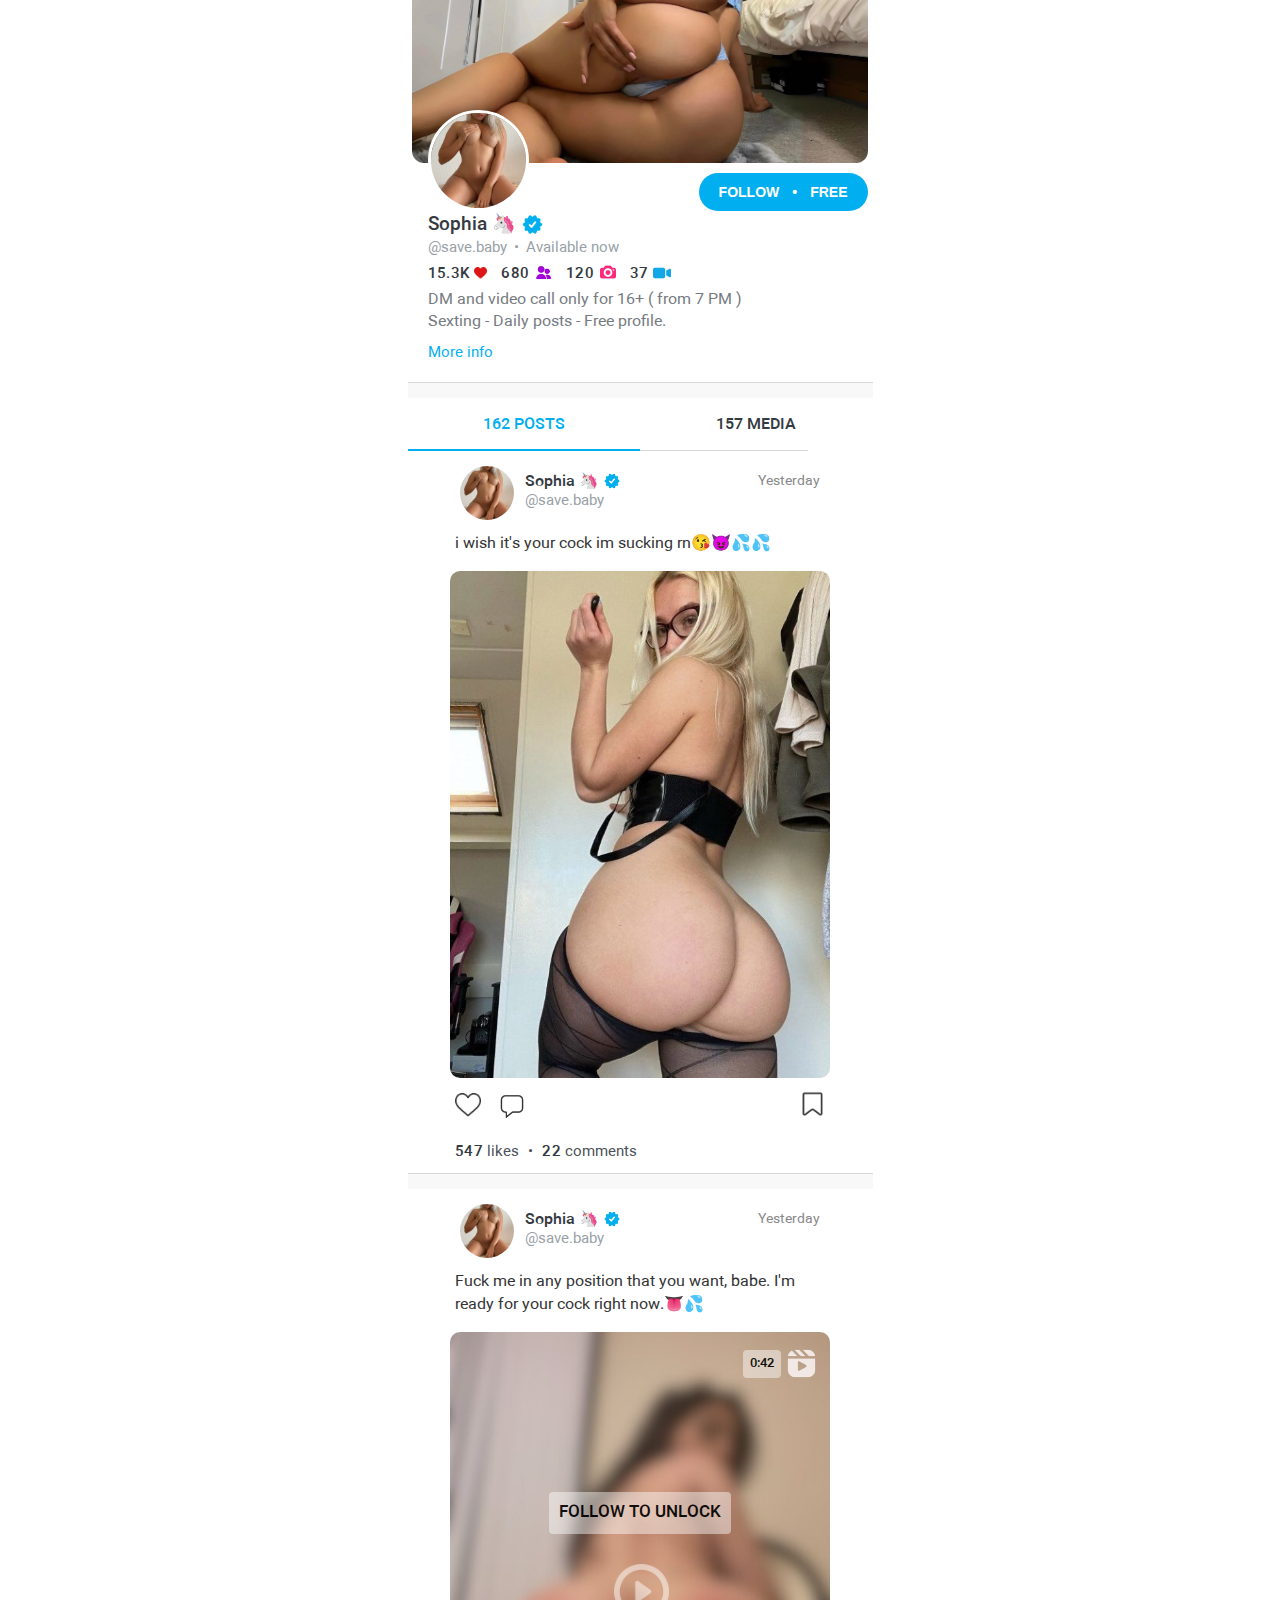
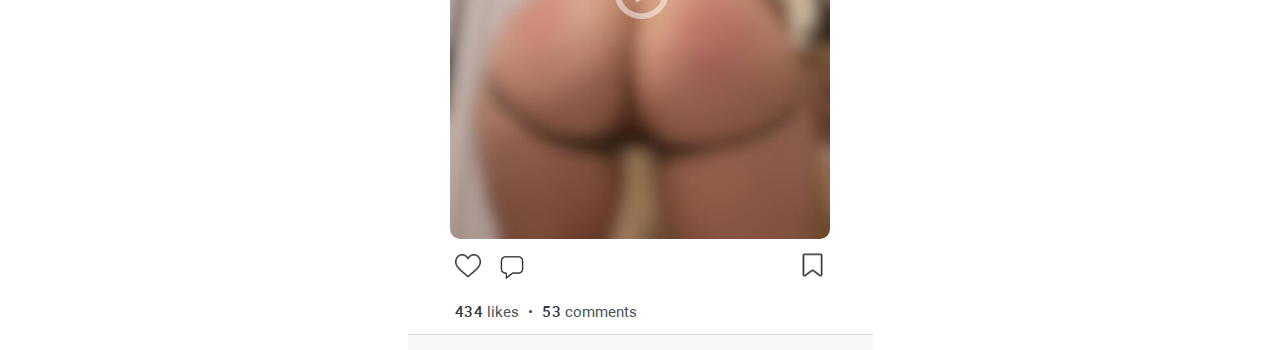
<file: index.html>
<!DOCTYPE html>
<html lang="en">

  <head>
    <meta charset="UTF-8">
    <meta name="viewport" content="width=device-width, initial-scale=1, maximum-scale=1, user-scalable=no, orientation=portrait">

<link rel="icon" type="image/png" sizes="16x16" href="/img/favicon-16x16.png">
<link rel="icon" type="image/png" sizes="32x32" href="/img/favicon-32x32.png">
<link rel="apple-touch-icon" sizes="180x180" href="/img/apple-touch-icon.png">
<link rel=icon type=image/png sizes=192x192 href="/img/android-chrome-192x192.png">

    <title>Sophia 🦄 OnlyFans </title>
  </head>

  <style>

.post-content {
  position: relative;
  display: inline-block;
  width: 100%;
}

.centered-pic {
 position: absolute;
  top:  2.6%;
  right: 3%;
  text-align:left;
  z-index: 3;
}

.centered-pic img{
width: 35px;
height: 35px;
z-index: 3;
transform: scaleY(-1);
opacity: 0.75;

}


 .centered-vid {
position: absolute;
  top: 2.6%;
  right: 3%;
  text-align:left;
z-index: 3;
}


.centered-button {
position: absolute;
  top: 50%;
  left: 50%;
 transform: translate(-50%, -50%);
  text-align:left;
width: 52px;
height: 52px;
z-index: 3;
}


.centered-button img {
width: 55px;
height: 55px;
opacity: 0.5;
}

.centered-vid img{
width: 35px;
height: 35px;
opacity: 0.8;
}

.time {
position: absolute; 
top: 1%; 
right: 49px;  
z-index: 999;
font-family: 'bold', Arial, sans-serif;
  color: black;
  font-size: 13px;
 white-space: nowrap; /* Предотвращает перенос текста на новую строку */
  text-transform: uppercase; /* Делает все буквы заглавными */
 /* Делает текст жирным */
  line-height: 1.3; /* Увеличивает расстояние между строками */
 background-color: rgba(255, 255, 255, 0.5); /* Полупрозрачный белый фон */
  padding: 5.42px 7px;
  border-radius: 4px; /* Делает углы фона закругленными */
  opacity: 0.9; /* Уменьшает прозрачность текста */
}

.tip {
position: absolute; 
top: 1%; 
right: 49px; 
z-index: 999;
font-family: 'bold', Arial, sans-serif;
  color: black;
  font-size: 13px;
 white-space: nowrap; /* Предотвращает перенос текста на новую строку */
  text-transform: uppercase; /* Делает все буквы заглавными */
 /* Делает текст жирным */
  line-height: 1.3; /* Увеличивает расстояние между строками */
 background-color: rgba(255, 255, 255, 0.5); /* Полупрозрачный белый фон */
  padding: 4.5px 7px;
  border-radius: 4px; /* Делает углы фона закругленными */
  opacity: 0.9; /* Уменьшает прозрачность текста */
}

.centered-text2 {
 font-family: 'bold', Arial, sans-serif;
position: absolute;
  top: 35%;
  left: 50%;
 transform: translate(-50%, -50%);
  text-align:left;
 z-index: 999;
  color: black;
  font-size: 17px;
 white-space: nowrap;
  text-transform: uppercase;
  line-height: 1.3;
 background-color: rgba(255, 255, 255, 0.5); 
 padding: 10px;
  border-radius: 4px;
  opacity: 0.9;
}

.centered-text {
 font-family: 'bold', Arial, sans-serif;
position: absolute;
  top: 50%;
  left: 50%;
 transform: translate(-50%, -50%);
  text-align:left;
 z-index: 2;
  color: black;
  font-size: 17px;
 white-space: nowrap;
  text-transform: uppercase;
  line-height: 1.3;
 background-color: rgba(255, 255, 255, 0.5);
  padding: 10px;
  border-radius: 4px;
  opacity: 0.9;
}



    @font-face {
      font-family: normal;
      src: url('img/normal.ttf');
    }
    
    @font-face {
      font-family: bold;
      src: url('img/bold.ttf');
    }
    
    @font-face {
      font-family: bold2;
      src: url('img/bold2.otf');
    }
    
    body {
      max-width: 465px;
      width: 100%;
      font-family: 'normal', Arial, sans-serif;
      background-color: white;
      margin: 0 auto;
    }
    
    .profile-header {
      position: relative;
      width: 100%;
      text-align: center;
    }
    
    .profile-header img {
      border-top-left-radius: 0px;
      border-top-right-radius: 0px;
      border-bottom-left-radius: 12px;
      border-bottom-right-radius: 12px;
      width: 98%;
      height: 163px;
      object-fit: cover;
      pointer-events: none;
    }
    
    .profile-avatar img {
      width: 95px;
      height: 95px;
      border-radius: 50%;
      position: absolute;
      top: 110px;
      left: 20px;
      border: 3px solid white;
      object-fit: cover;
      pointer-events: none;
    }
    
    .follow-btn {
      position: absolute;
      font-size: 14px;
      margin-top: 2px;
      text-align: center;
      right: 5px;
      padding: 12px 20px;
      border: none;
      border-radius: 25px;
      background: #01AFF0;
      line-height: 1;
      color: white;
      font-weight: bold;
      animation: pulse 1.5s infinite; /* Применение анимации pulse на протяжении 2 секунд, бесконечно */
    }

@keyframes pulse {
  0% {
    transform: scale(1);
  }
  50% {
    transform: scale(1.05);
  }
  100% {
    transform: scale(1);
  }
}

    
    .user-info {
      position: relative;
      top: 0;
      left: 0;
      margin: 0px;
      padding-left: 20px;
    }
    
    .username {
      font-family: 'bold', Arial, sans-serif;
      font-size: 19px;
      color: #343A40;
      margin-top: 40px;
    }
    
    .handle {
      font-family: 'normal', Arial, sans-serif;
      font-size: 15px;
      color: #989FA6;
      margin-top: -2px;
    }
    
    .username img {
      pointer-events: none;
      width: 23px;
      height: 23px;
      vertical-align: middle;
      margin-bottom: 2px;
      margin-left: 5px;
    }
    
    .username2 img {
      pointer-events: none;
      width: 18px;
      height: 18px;
      vertical-align: middle;
      margin-bottom: 2px;
      margin-left: 5px;
    }
    
    .post-stats {
      position: relative;
      pointer-events: none;
      margin-top: 4px;
    }
    
    .stat {
      font-size: 15px;
      font-family: 'bold', Arial, sans-serif;
      color: #343A40;
      margin-right: 10px;
      letter-spacing: 0.4px;
    }
    
    .post-stats .stat:nth-child(1) img {
      width: 13.5px;
      height: 13.5px;
      margin-bottom: 2px;
      vertical-align: middle;
    }
    
    .post-stats .stat:nth-child(2) img {
      width: 18px;
      height: 18px;
      margin-bottom: 4px;
      vertical-align: middle;
    }
    
    .post-stats .stat:nth-child(3) img {
      width: 16px;
      height: 16px;
      margin-bottom: 4px;
      margin-left: 1px;
      vertical-align: middle;
    }
    
    .post-stats .stat:nth-child(4) img {
      width: 18px;
      height: 18px;
      margin-left: 5px;
      margin-bottom: 3px;
      vertical-align: middle;
    }
    
    .main {
      font-family: 'normal', Arial, sans-serif;
      font-size: 15.5px;
      color: #757A80;
      text-align: left;
      width: 92%;
      margin-top: -13px;
    }
    
    .more {
      display: block;
      text-align: left;
      font-size: 14.5px;
      margin-top: -5px;
      font-family: 'normal', Arial, sans-serif;
      color: #01AFF0;
      text-decoration: none;
     margin-bottom: 18px;
    }
    
    .more-text {
      display: none;
      margin-top: -15px;
    }
    
    .single-grid .post {
      pointer-events: none;
      grid-column: span 3;
      width: 90%;
      margin: 0 auto;
      padding-bottom: 133.33%;
      margin-bottom: 30px;
      margin-top: 100px;
    }
    
    .single-grid .grid-container {
      grid-template-columns: repeat(1, 1fr);
    }
    
    .line1 {
     max-width: 400px;
      position: absolute;
      width: 100%;
      height: 1.2px;
      background: #D8D8D8;
      margin-top: -1.5px;
      z-index: 1;
    }
    
    .line3 {
      width: 100%;
      height: 15px;
      background: #F8F8F8;
     
     
    }
    
    .line2 {
      max-width: 500px;
      position: relative;
      width: 100%;
      height: 1px;
      background: #D8D8D8;
     
    }
    
    .container-wrapper {
     margin-top: 15px;
      display: flex;
      justify-content: space-between;
      width: 100%;
     
    }
    
    .container {
      width: calc(50% - 0px);
      border: 0px solid black;
      height: 38px;
      text-align: center;
      font-family: 'bold', Arial, sans-serif;
      color: #343A40;
      font-size: 16px;
      position: relative;
      box-sizing: border-box;
      cursor: pointer;
    }
    
    .container::after {
      content: '';
      position: absolute;
      bottom: 0px;
      left: 0;
      width: 0;
      border-bottom: 2px solid #01AFF0;
      opacity: 0;
      transition: opacity 1s;
      z-index: 2;
    }
    
    .container.clicked::after {
      width: 100%;
      opacity: 1;
    }
    
    .clicked {
      color: #01AFF0;
    }
    
    #btn:disabled:after {
      content: '';
      position: absolute;
      width: 100%;
      height: 100%;
      border-radius: 14px;
      left: 0;
      top: 0;
      background: linear-gradient(to right, transparent 50.0%, rgba(255, 255, 255, .15) 50.0%);
      background-size: 200% 100%;
      animation: loading 5s linear infinite;
    }
    
    @keyframes fadeIn {
      from {
        opacity: 0;
      }
      to {
        opacity: 1;
      }
    }
    #dialog img {

position: absolute;
      width: 19px;
      opacity: 0.5;
      height: 19px;
      border: none;
      margin-left: 110px;
       margin-top: -8.5px;
     
     



}
    #dialogContainer {
      display: none;
      position: fixed;
      top: 0;
      left: 0;
      padding-top: 300px;
      width: 100%;
      height: 100%;
      background: rgba(0, 0, 0, .79);
      justify-content: center;
      align-items: center;
      z-index: 999;
      opacity: 0;
      animation: fadeIn 0.5s ease-out forwards;
    }
    
    #dialog {
      margin: 0 auto;
      height: 120px;
      width: 235px;
      background: rgba(255, 255, 255, .96);
      padding: 15px 20px;
      text-align: center;
      border-radius: 12px;
      box-shadow: 0 4px 3px rgba(35, 35, 35, .7);
    }
    
    #closeBtn {
    font-size: 16px;
      text-align: center;
      padding: 10px 40px;
      border: none;
      border-radius: 25px;
      background: #01AFF0;
      line-height: 1;
      color: white;
      font-weight: bold;
      margin: 0 auto;
    }
    
    #dialog p {
      font-family: 'normal', Arial, sans-serif;
      font-size: 16px;
      color: #333;
      line-height: 1.6;
      margin-top: 20px;
    }
    
    #modalContainer {
      display: none;
      position: fixed;
      top: 0;
      left: 0;
      padding-top: 100px;
      width: 100%;
      height: 100%;
      background: rgba(0, 0, 0, .79);
      justify-content: center;
      align-items: center;
      z-index: 9999;
      opacity: 0;
      animation: fadeIn 0.5s ease-out forwards;
    }
    
    #modal {
      position: relative;
      margin: 0 auto;
      height: auto;
      width: 70%;
      max-width: 260px;
      background: rgba(255, 255, 255, .96);
      padding: 30px 20px;
      text-align: center;
      border-radius: 12px;
      box-shadow: 0 4px 3px rgba(35, 35, 35, .7);
    }
    
    #signup {
      font-size: 16px;
      text-align: center;
      padding: 12px 20px;
      border: none;
      border-radius: 25px;
      background: #01AFF0;
      line-height: 1;
      color: white;
      font-weight: bold;
      margin: 0 auto;
    }
    
    #modal p {
      font-family: 'normal', Arial, sans-serif;
      font-size: 16px;
      color: #333;
      line-height: 1.6;
      margin-bottom: 25px;
      margin-top: 10px;
    }


    
    #modal > img:nth-child(1) {
      position: absolute;
      width: 20px;
      opacity: 0.5;
      height: 20px;
      border: none;
      top: 8.5px;
      right: 10px;
    }
    
    #modal > img:nth-child(2) {
      width: 70%;
      height: auto;
      margin-top: 22px;
      margin-right: 55px;
    }
    
    .grid-container {
      position: relative;
      top: 0;
      left: 0;
      display: grid;
      grid-template-columns: repeat(3, 1fr);
      grid-gap: 2px;
      padding: 2px;
    }
    
    .post {
      pointer-events: none;
      position: relative;
      overflow: hidden;
      padding-bottom: 133.33%;
    }
    
    .post img {
      pointer-events: none;
      position: absolute;
      top: 0;
      left: 0;
      width: 100%;
      height: 100%;
      object-fit: cover;
    }
    
    .post-container {
      box-sizing: border-box;
      position: relative;
      width: 100%;
      max-width: 400px;
      margin: 0 auto;
      padding: 0 10px;
      overflow: hidden;
    }
    
    .post-container .top-left {
      position: relative;
      top: 15px;
      left: 10px;
    }
    
    .post-container .top-left img {
      pointer-events: none;
      width: 54px;
      height: 54px;
      border-radius: 50%;
    }
    
    .post-container .top-right {
      position: absolute;
      top: 20px;
      right: 20px;
      font-family: 'normal', Arial, sans-serif;
      font-size: 14px;
      color: #888;
    }
    
    .post-container .main-text {
      position: relative;
      font-family: 'normal', Arial, sans-serif;
      font-size: 16px;
      color: #333;
      margin-top: 20px;
      margin-bottom: 15px;
      margin-left: 5px;
    }
    
    .post-container .stat-text {
      font-size: 15px;
      color: #495057;
      position: relative;
      font-family: 'normal', Arial, sans-serif;
      margin-bottom: 10px;
      margin-left: 5px;
    }
    
    .post-container .center {
      position: relative;
      justify-content: center;
      align-items: center;
      margin-bottom: 10px;
      margin-top: 0;
      display: flex;
    }
    
    .post-container .center img {
      pointer-events: none;
      width: 100%;
      height: 100%;
      border-radius: 10px;
    }
    
    .post-container .bottom-left {
      position: relative;
      width: 99%;
      margin-left: 5px;
      margin-bottom: 15px;
    }
    
    .bottom-left img:nth-child(1) {
      pointer-events: none;
      margin-right: 10px;
      width: 26px;
      height: 26px;
      margin-bottom: -1px;
    }
    
    .bottom-left img:nth-child(2) {
      pointer-events: none;
      margin-right: 8px;
      width: 34px;
      height: 34px;
      margin-bottom: -3.5px;
    }
    
    .bottom-left img:nth-child(3) {
      pointer-events: none;
      opacity: 0.8;
      position: absolute;
      right: 5px;
      bottom: 8px;
      width: 27px;
      height: 27px;
      margin-top: 2px;
    }
    
    .username2 {
      font-family: 'bold', Arial, sans-serif;
      font-size: 15.5px;
      color: #343A40;
      position: absolute;
      top: 21px;
      left: 85px;
    }
    
    .media {
      margin-top: 2px;
    }
  </style>

  <body>

    <div class="profile-header"><img src="img/header.jpeg">
      <div class="profile-avatar"> <img src="img/avatar.webp"> </div>

      <button class="follow-btn" onclick="openModal()"> FOLLOW<span style="padding: 0 13px;">•</span>FREE </button>
    </div>
    </div>

    <div class="user-info">
      <div class="username"> Sophia 🦄<img src="img/verify.webp" alt="verify"></div>

      <div class="handle"> @save.baby<span style="margin: 0 7px;">•</span>Available now </div>

      <div class="post-stats">
        <span class="stat">15.3K <img src="img/likes.webp" alt="Icon1"></span>
        <span class="stat">680 <img src="img/followers.webp" alt="Icon2"></span>
        <span class="stat">120 <img src="img/photos.webp" alt="Icon3"></span>
        <span class="stat">37<img src="img/videos.webp" alt="Icon4"></span>
      </div>

      <div class="main">
        <p>  DM and video call only for 16+ ( from 7 PM )<br>Sexting - Daily posts - Free profile.
          <p class="more-text" style="display: none;"> <br> I'm in Atlanta now📍, hit me up on DMs here or on Instagram for personal meetups 🔞 🍌<br> <br>Just so you know, I'm really good at sucking dick 😍 and I love it when there's hot cum on my tongue 👅 💦
          </p> <a href="#" class="more">More info</a>
      </div>
    </div>

    <div class="line2"></div>
    <div class="line3"></div>

    <div class="container-wrapper">
      <div class="container clicked" onclick="toggleStyle(this)">
        162 POSTS
      </div>
      <div class="container" onclick="toggleStyle(this)">
        157 MEDIA
      </div>
    </div>
    <div class="line1"></div>

<div class="media">
        <div class="grid-container" id="imageGrid">
            <!-- Images will be inserted here by JavaScript -->
        </div>
    </div>


<script>
    const imageGrid = document.getElementById('imageGrid');
    const totalImages = 99;
    const imagesPerBatch = 3; // Укажите количество изображений для загрузки за раз
    let loadedImages = 0;

    // Создаем наблюдателя для lazy loading
    const observer = new IntersectionObserver((entries, observer) => {
        entries.forEach(entry => {
            if (entry.isIntersecting) {
                const imgElement = entry.target;
                imgElement.src = imgElement.dataset.src; // Загрузка изображения
                imgElement.removeAttribute('data-src'); // Удаляем атрибут data-src
                observer.unobserve(imgElement); // Перестаём наблюдать за элементом после загрузки

                // Загружаем дополнительные изображения
                loadMoreImages();
            }
        });
    }, { rootMargin: "100px 0px", threshold: 0.1 });

    function loadMoreImages() {
        const end = Math.min(loadedImages + imagesPerBatch, totalImages);
        for (let i = loadedImages + 1; i <= end; i++) {
            const imgDiv = document.createElement('div');
            imgDiv.className = 'post';

            const imgElement = document.createElement('img');
            imgElement.dataset.src = `img2/${i}.JPG`; // Используем data-src вместо src
            imgElement.alt = ``;
            imgElement.style = 'width: 100%; height: auto;'; // Стиль для корректного отображения

            imgDiv.appendChild(imgElement);
            imageGrid.appendChild(imgDiv);

            observer.observe(imgElement); // Начинаем наблюдение за изображением
        }
        loadedImages = end;
    }

    // Инициализируем начальную загрузку изображений
    loadMoreImages();
</script>

<!--<script>
    const imageGrid = document.getElementById('imageGrid');
    const totalImages = 99;

    // Создаем наблюдателя для lazy loading
    const observer = new IntersectionObserver((entries, observer) => {
        entries.forEach(entry => {
            if (entry.isIntersecting) {
                const imgElement = entry.target;
                imgElement.src = imgElement.dataset.src; // Загрузка изображения
                imgElement.removeAttribute('data-src'); // Удаляем атрибут data-src
                observer.unobserve(imgElement); // Перестаём наблюдать за элементом после загрузки
            }
        });
    }, { rootMargin: "100px 0px", threshold: 0.1 });

    for (let i = 1; i <= totalImages; i++) {
        const imgDiv = document.createElement('div');
        imgDiv.className = 'post';

        const imgElement = document.createElement('img');
        imgElement.dataset.src = `img2/${i}.JPG`; // Используем data-src вместо src
        imgElement.alt = ``;
        imgElement.style = 'width: 100%; height: auto;'; // Стиль для корректного отображения

        imgDiv.appendChild(imgElement);
        imageGrid.appendChild(imgDiv);

        observer.observe(imgElement); // Начинаем наблюдение за изображением
    }
</script>




<!--   <script>
        const imageGrid = document.getElementById('imageGrid');
        const totalImages = 104;

        for (let i = 1; i <= totalImages; i++) {
            const imgDiv = document.createElement('div');
            imgDiv.className = 'post';
            
            const imgElement = document.createElement('img');
            imgElement.src = `img2/${i}.JPG`;
            imgElement.alt = `Image ${i}`;
            
            imgDiv.appendChild(imgElement);
            imageGrid.appendChild(imgDiv);
        }
    </script>-->

     <div class="feed">

<div id="posts"></div>

<script>
        const postContainer = document.getElementById('posts');
        const totalPosts = 99;
        const today = new Date();
        const batchSize = 2; // Количество постов, загружаемых за один раз

        // Ваш список предложений
        const sentences = [
            "i wish it's your cock im sucking rn😘😈💦💦", 
"Fuck me in any position that you want, babe. I'm ready for your cock right now.👅💦", 
"i want you to touch me…everywhere! 👅💦", 
"I'm getting bored. lets have some fun, you down babe?😉💦", 
"do you wanna get tangled under the sheets and do some naughty deeds? 🤤👅", 
"Make me mоаn іn еxсіtеmеnt!💦😋", 
"get on your knees and do what ever you want with my pussy uhm..😜😘", 
"are you just going to keep me waiting? Come on beep me up!😈🤔", 
"Why don't you start getting naughty with me? 🔥", 
"can you take this off for me?🫦😉😉", 
"watch me get a bit playful this time, you naughty boy. 😉", 
"could you send me a DM and let me surprise you?🫦", 
"Lemme give you a wonderful day, here's a sneak peek of my plump ass😉😋", 
"hey, you might want to grab this tits. just saying. 😉", 
"sure, i could give you a little peek.", 
"wanna rub my ass and leave your hand print?😉😉", 
"grab this ass as tight as you can! 🥰", 
"can i bounce on that d all night? 🔥", 
"ill take it off for you, are you ready😈🤔", 
"come snuggle up with me 🥰 we're gonna be very busy tonight 😈", 
"i'll show you a naughty side that'll keep you begging for more.", 
"alone here.. missing you and your hard dick!😘", 
"out, but your cock is all i can think about😘", 
"got my eyes on your cock wherever😉", 
"your cock's all that's missing😘", 
"lookin' pretty while feelin' horny😉",
"let me make u feel like the king of my pussy😘", 
"let's make it extra hot😘", 
"what r ur dirty thoughts?😘", 
"i'm gonna rock ur cock 😘", 
"let's do this thing where u fuck me and i fuck u 😘", 
"play with my boobies ;)", 
"making ur cock hard with my curves😉", 
"my boobies, stealing hearts effortlessly.😉", 
"the world's a hornier place with me around.🥳", 
"my stare has the power to make ur cock hard😉", 
"just casually feeling myself in front of the mirror 🥰", 
"i think i need a help on something here, wanna offer a helping hand? 😊", 
"these cheeks are so soft you'd never want to let go", 
"i'm alone right now. are you thinking what i'm thinking?", 
"i can help you relax. wanna know how?", 
"i love teasing you with these booty---your favorite thing.", 
"what if i play a little bit to put you in the mood?", 
"what would you do if you're here next to me and i'm shaking these boobies for you? 😉", 
"what's the naughtiest thing you want to do to me?", 
"i'd be the perfect sexy playmate for you 😉", 
"are you prepared for this sexy body i have?", 
"are you just gonna stare? you better touch me already 😏", 
"i'm sure you want to slide that cock between these tits so badddd! 😏", 
"i know these tits will make you go crazy 😏", 
"wanna feel each other's warmth for tonight? 🔥", 
"my favorite part is when u beg for me to give it",
"i wish it's your cock im sucking rn😘😈💦💦", 
"Fuck me in any position that you want, babe. I'm ready for your cock right now.👅💦", 
"i want you to touch me…everywhere! 👅💦", 
"I'm getting bored. lets have some fun, you down babe?😉💦", 
"do you wanna get tangled under the sheets and do some naughty deeds? 🤤👅", 
"Make me mоаn іn еxсіtеmеnt!💦😋", 
"get on your knees and do what ever you want with my pussy uhm..😜😘", 
"are you just going to keep me waiting? Come on beep me up!😈🤔", 
"Why don't you start getting naughty with me? 🔥", 
"can you take this off for me?🫦😉😉", 
"watch me get a bit playful this time, you naughty boy. 😉", 
"could you send me a DM and let me surprise you?🫦", 
"Lemme give you a wonderful day, here's a sneak peek of my plump ass😉😋", 
"hey, you might want to grab this tits. just saying. 😉", 
"sure, i could give you a little peek.", 
"wanna rub my ass and leave your hand print?😉😉", 
"grab this ass as tight as you can! 🥰", 
"can i bounce on that d all night? 🔥", 
"ill take it off for you, are you ready😈🤔", 
"come snuggle up with me 🥰 we're gonna be very busy tonight 😈", 
"i'll show you a naughty side that'll keep you begging for more.", 
"alone here.. missing you and your hard dick!😘", 
"out, but your cock is all i can think about😘", 
"got my eyes on your cock wherever😉", 
"your cock's all that's missing😘", 
"lookin' pretty while feelin' horny😉",
"let me make u feel like the king of my pussy😘", 
"let's make it extra hot😘", 
"what r ur dirty thoughts?😘", 
"i'm gonna rock ur cock 😘", 
"let's do this thing where u fuck me and i fuck u 😘", 
"play with my boobies ;)", 
"making ur cock hard with my curves😉", 
"my boobies, stealing hearts effortlessly.😉", 
"the world's a hornier place with me around.🥳", 
"my stare has the power to make ur cock hard😉", 
"just casually feeling myself in front of the mirror 🥰", 
"i think i need a help on something here, wanna offer a helping hand? 😊", 
"these cheeks are so soft you'd never want to let go", 
"i'm alone right now. are you thinking what i'm thinking?", 
"i can help you relax. wanna know how?", 
"i love teasing you with these booty---your favorite thing.", 
"what if i play a little bit to put you in the mood?", 
"what would you do if you're here next to me and i'm shaking these boobies for you? 😉", 
"what's the naughtiest thing you want to do to me?", 
"i'd be the perfect sexy playmate for you 😉", 
"are you prepared for this sexy body i have?", 
"are you just gonna stare? you better touch me already 😏", 
"i'm sure you want to slide that cock between these tits so badddd! 😏", 
"i know these tits will make you go crazy 😏", 
"wanna feel each other's warmth for tonight? 🔥", 
"my favorite part is when u beg for me to give it"
        ];

        // Функция для генерации случайного числа в заданном диапазоне
        function getRandomNumber(min, max) {
            return Math.floor(Math.random() * (max - min + 1)) + min;
        }

        // Функция для генерации времени в формате m:ss
        function getRandomTime() {
            const minutes = '0';
            const seconds = getRandomNumber(22, 59).toString().padStart(2, '0');
            return `${minutes}:${seconds}`;
        }

        // Функция для получения даты в формате "MMM D"
        function formatDateToMMMDD(date) {
            const options = { month: 'short', day: 'numeric' };
            return date.toLocaleDateString('en-US', options);
        }

        let picCounter = 0;
        let nextVidAt = getRandomNumber(1, 4);

        // Переменные для рандомного изменения метки времени
        let postsWithSameLabel = getRandomNumber(1, 3);
        let currentDayGroup = 0;
        let postsInCurrentGroup = 0;
        let loadedPosts = 0;

        // Функция для генерации и добавления постов
        function loadPosts() {
            for (let i = 0; i < batchSize && loadedPosts < totalPosts; i++, loadedPosts++) {
                const time = getRandomTime();
                const likes = getRandomNumber(320, 721);
                const comments = getRandomNumber(16, 58);
                const imageIndex = (loadedPosts % 100) + 1; // Индекс изображения от 1 до 100

                // Определяем метку времени на основе текущей группы и количества постов в группе
                if (postsInCurrentGroup >= postsWithSameLabel) {
                    currentDayGroup++;
                    postsWithSameLabel = getRandomNumber(1, 3); // Генерируем новое число постов для следующей группы
                    postsInCurrentGroup = 0;
                }

                let timeLabel = '';
                if (currentDayGroup === 0) {
                    timeLabel = "Yesterday";
                } else if (currentDayGroup <= 5) {
                    timeLabel = `${currentDayGroup + 1} days ago`;
                } else {
                    const dateForPost = new Date(today);
                    dateForPost.setDate(today.getDate() - (currentDayGroup + 1));
                    timeLabel = formatDateToMMMDD(dateForPost);
                }

                postsInCurrentGroup++;

                // Выбор типа контента: video или picture
                let contentHTML = '';
                if (loadedPosts === 0) {
                    // Первый пост без centered-vid и centered-pic, только одно изображение
                    contentHTML = `
                        <div class="center" onclick="openDialog()">
                            <img class="lazy" data-src="img2/${imageIndex}.JPG" alt="Your Image">
                        </div>
                    `;
                } else if (loadedPosts === 1 || picCounter === nextVidAt) {
                    // Второй пост и видео посты
                    contentHTML = `
                        <div class="centered-vid"><img class="lazy" data-src="img/vid-ico.webp"> </div>
                        <p class="time">${time}</p> 
                        <div class="centered-button"> <img class="lazy" data-src="img/play.webp"> </div>
                        <div class="centered-text2"> FOLLOW TO UNLOCK </div>
                        <div class="center" onclick="openDialog()">
                            <img class="lazy" data-src="img2/${imageIndex}.JPG" alt="Your Image">
                        </div>
                    `;
                    picCounter = 0;
                    nextVidAt = getRandomNumber(1, 4);
                } else {
                    // Добавляем picture content
                    const totalPages = getRandomNumber(2, 13); // Генерируем число страниц от 3 до 15
                    contentHTML = `
                        <div class="centered-pic"><img class="lazy" data-src="img/photo-ico.png"> </div>
                        <p class="tip">1<span style="margin: 0 1px;">/</span>${totalPages}</p>
                        <div class="centered-text"> FOLLOW TO UNLOCK </div>
                        <div class="center" onclick="openDialog()">
                            <img class="lazy" data-src="img2/${imageIndex}.JPG" alt="Your Image">
                        </div>
                    `;
                    picCounter++;
                }

                const postHTML = `
                    <div class="post-container">
                        <div class="top-left">
                            <img class="lazy" data-src="img/avatar.webp" alt="Your Image">
                        </div>
                        <div class="username2" style="line-height: 1.2;">
                            Sophia 🦄<img class="lazy" data-src="img/verify.webp" alt="verify">
                            <br/> <span style="font-family: 'normal', Arial, sans-serif; font-size: 14.5px; color: #989FA6;">@save.baby</span>
                        </div>
                        <div class="top-right">
                            ${timeLabel}
                        </div>
                        <div class="main-text">
                            ${sentences[loadedPosts]}
                        </div>
                        <div class="post-content" onclick="openDialog()">
                            ${contentHTML}
                        </div>
                        <div class="bottom-left">
                            <img class="lazy" data-src="img/like.webp" alt="Your Image">
                            <img class="lazy" data-src="img/com.webp" alt="Your Image">
                            <img class="lazy" data-src="img/mark.webp" alt="Your Image">
                        </div>
                        <div class="stat-text">
                            <span style="font-size: 15px; font-family: 'bold', Arial, sans-serif; color: #343A40; letter-spacing: 0.4px;">${likes}</span> likes<span style="padding: 0 9px;">•</span><span style="font-size: 15px; font-family: 'bold', Arial, sans-serif; color: #343A40; letter-spacing: 0.4px;">${comments}</span> comments
                        </div>
                    </div>
                    <div class="line2"></div>
                    <div class="line3"></div>
                `;

                postContainer.innerHTML += postHTML;
            }

            // Инициализация lazy loading для новых изображений
            initLazyLoading();
        }

        // Функция инициализации lazy loading
        function initLazyLoading() {
            const lazyImages = document.querySelectorAll('img.lazy');
            const options = {
                root: null,
                rootMargin: '0px',
                threshold: 0.1
            };

            const observer = new IntersectionObserver((entries, observer) => {
                entries.forEach(entry => {
                    if (entry.isIntersecting) {
                        const img = entry.target;
                        img.src = img.dataset.src;
                        img.classList.remove('lazy');
                        observer.unobserve(img);
                    }
                });
            }, options);

            lazyImages.forEach(img => {
                observer.observe(img);
            });
        }

        // Обработчик события прокрутки для подгрузки новых постов
        window.addEventListener('scroll', () => {
            if (window.innerHeight + window.scrollY >= document.body.offsetHeight - 500) {
                loadPosts();
            }
        });

        // Начальная загрузка постов
        loadPosts();
    </script>



<!--<script>
    const postContainer = document.getElementById('posts');
    const totalPosts = 100;
    const today = new Date();
    const batchSize = 10; // Количество постов, загружаемых за один раз

    // Функция для генерации случайного числа в заданном диапазоне
    function getRandomNumber(min, max) {
        return Math.floor(Math.random() * (max - min + 1)) + min;
    }

    // Функция для генерации времени в формате m:ss
    function getRandomTime() {
        const minutes = '0';
        const seconds = getRandomNumber(22, 59).toString().padStart(2, '0');
        return `${minutes}:${seconds}`;
    }

    // Функция для получения даты в формате "MMM D"
    function formatDateToMMMDD(date) {
        const options = { month: 'short', day: 'numeric' };
        return date.toLocaleDateString('en-US', options);
    }

    let picCounter = 0;
    let nextVidAt = getRandomNumber(1, 4);

    // Переменные для рандомного изменения метки времени
    let postsWithSameLabel = getRandomNumber(1, 3);
    let currentDayGroup = 0;
    let postsInCurrentGroup = 0;
    let loadedPosts = 0;

    // Функция для генерации и добавления постов
    function loadPosts() {
        for (let i = 0; i < batchSize && loadedPosts < totalPosts; i++, loadedPosts++) {
            const time = getRandomTime();
            const likes = getRandomNumber(320, 721);
            const comments = getRandomNumber(16, 58);
            const imageIndex = (loadedPosts % 100) + 1; // Индекс изображения от 1 до 100

            // Определяем метку времени на основе текущей группы и количества постов в группе
            if (postsInCurrentGroup >= postsWithSameLabel) {
                currentDayGroup++;
                postsWithSameLabel = getRandomNumber(1, 3); // Генерируем новое число постов для следующей группы
                postsInCurrentGroup = 0;
            }

            let timeLabel = '';
            if (currentDayGroup === 0) {
                timeLabel = "Yesterday";
            } else if (currentDayGroup <= 5) {
                timeLabel = `${currentDayGroup + 1} days ago`;
            } else {
                const dateForPost = new Date(today);
                dateForPost.setDate(today.getDate() - (currentDayGroup + 1));
                timeLabel = formatDateToMMMDD(dateForPost);
            }

            postsInCurrentGroup++;

            // Выбор типа контента: video или picture
            let contentHTML = '';
            if (loadedPosts === 0) {
                // Первый пост без centered-vid и centered-pic, только одно изображение
                contentHTML = `
                    <div class="center" onclick="openDialog()">
                        <img class="lazy" data-src="img2/${imageIndex}.JPG" alt="Your Image">
                    </div>
                `;
            } else if (loadedPosts === 1 || picCounter === nextVidAt) {
                // Второй пост и видео посты
                contentHTML = `
                    <div class="centered-vid"><img class="lazy" data-src="img/vid-ico.webp"> </div>
                    <p class="time">${time}</p> 
                    <div class="centered-button"> <img class="lazy" data-src="img/play.webp"> </div>
                    <div class="centered-text2"> FOLLOW TO UNLOCK </div>
                    <div class="center" onclick="openDialog()">
                        <img class="lazy" data-src="img2/${imageIndex}.JPG" alt="Your Image">
                    </div>
                `;
                picCounter = 0;
                nextVidAt = getRandomNumber(1, 4);
            } else {
                // Добавляем picture content
                const totalPages = getRandomNumber(2, 13); // Генерируем число страниц от 3 до 15
                contentHTML = `
                    <div class="centered-pic"><img class="lazy" data-src="img/photo-ico.png"> </div>
                    <p class="tip">1<span style="margin: 0 1px;">/</span>${totalPages}</p>
                    <div class="centered-text"> FOLLOW TO UNLOCK </div>
                    <div class="center" onclick="openDialog()">
                        <img class="lazy" data-src="img2/${imageIndex}.JPG" alt="Your Image">
                    </div>
                `;
                picCounter++;
            }

            const postHTML = `
                <div class="post-container">
                    <div class="top-left">
                        <img class="lazy" data-src="img/avatar.webp" alt="Your Image">
                    </div>
                    <div class="username2" style="line-height: 1.2;">
                        Sophia 🦄<img class="lazy" data-src="img/verify.webp" alt="verify">
                        <br/> <span style="font-family: 'normal', Arial, sans-serif; font-size: 14.5px; color: #989FA6;">@save.baby</span>
                    </div>
                    <div class="top-right">
                        ${timeLabel}
                    </div>
                    <div class="main-text">
                        text${loadedPosts + 1}
                    </div>
                    <div class="post-content" onclick="openDialog()">
                        ${contentHTML}
                    </div>
                    <div class="bottom-left">
                        <img class="lazy" data-src="img/like.webp" alt="Your Image">
                        <img class="lazy" data-src="img/com.webp" alt="Your Image">
                        <img class="lazy" data-src="img/mark.webp" alt="Your Image">
                    </div>
                    <div class="stat-text">
                        <span style="font-size: 15px; font-family: 'bold', Arial, sans-serif; color: #343A40; letter-spacing: 0.4px;">${likes}</span> likes<span style="padding: 0 9px;">•</span><span style="font-size: 15px; font-family: 'bold', Arial, sans-serif; color: #343A40; letter-spacing: 0.4px;">${comments}</span> comments
                    </div>
                </div>
                <div class="line2"></div>
                <div class="line3"></div>
            `;

            postContainer.innerHTML += postHTML;
        }

        // Инициализация lazy loading для новых изображений
        initLazyLoading();
    }

    // Функция инициализации lazy loading
    function initLazyLoading() {
        const lazyImages = document.querySelectorAll('img.lazy');
        const options = {
            root: null,
            rootMargin: '0px',
            threshold: 0.1
        };

        const observer = new IntersectionObserver((entries, observer) => {
            entries.forEach(entry => {
                if (entry.isIntersecting) {
                    const img = entry.target;
                    img.src = img.dataset.src;
                    img.classList.remove('lazy');
                    observer.unobserve(img);
                }
            });
        }, options);

        lazyImages.forEach(img => {
            observer.observe(img);
        });
    }

    // Обработчик события прокрутки для подгрузки новых постов
    window.addEventListener('scroll', () => {
        if (window.innerHeight + window.scrollY >= document.body.offsetHeight - 500) {
            loadPosts();
        }
    });

    // Начальная загрузка постов
    loadPosts();

</script>


<!--<script>
    const postContainer = document.getElementById('posts');
    const totalPosts = 100;
    const today = new Date();

    // Функция для генерации случайного числа в заданном диапазоне
    function getRandomNumber(min, max) {
        return Math.floor(Math.random() * (max - min + 1)) + min;
    }

    // Функция для генерации времени в формате m:ss
    function getRandomTime() {
        const minutes = '0';
        const seconds = getRandomNumber(22, 59).toString().padStart(2, '0');
        return `${minutes}:${seconds}`;
    }

    // Функция для получения даты в формате "MMM D"
    function formatDateToMMMDD(date) {
        const options = { month: 'short', day: 'numeric' };
        return date.toLocaleDateString('en-US', options);
    }

    let picCounter = 0;
    let nextVidAt = getRandomNumber(1, 4);

    // Переменные для рандомного изменения метки времени
    let postsWithSameLabel = getRandomNumber(1, 3);
    let currentDayGroup = 0;
    let postsInCurrentGroup = 0;

    for (let i = 0; i < totalPosts; i++) {
        const time = getRandomTime();
        const likes = getRandomNumber(320, 721);
        const comments = getRandomNumber(16, 58);
        const imageIndex = (i % 100) + 1; // Индекс изображения от 1 до 100

        // Определяем метку времени на основе текущей группы и количества постов в группе
        if (postsInCurrentGroup >= postsWithSameLabel) {
            currentDayGroup++;
            postsWithSameLabel = getRandomNumber(1, 3); // Генерируем новое число постов для следующей группы
            postsInCurrentGroup = 0;
        }

        let timeLabel = '';
        if (currentDayGroup === 0) {
            timeLabel = "Yesterday";
        } else if (currentDayGroup <= 5) {
            timeLabel = `${currentDayGroup + 1} days ago`;
        } else {
            const dateForPost = new Date(today);
            dateForPost.setDate(today.getDate() - (currentDayGroup + 1));
            timeLabel = formatDateToMMMDD(dateForPost);
        }

        postsInCurrentGroup++;

        // Выбор типа контента: video или picture
        let contentHTML = '';
        if (i === 0) {
            // Первый пост без centered-vid и centered-pic, только одно изображение
            contentHTML = `
                <div class="center" onclick="openDialog()">
                    <img src="img2/${imageIndex}.JPG" alt="Your Image">
                </div>
            `;
        } else if (i === 1 || picCounter === nextVidAt) {
            // Второй пост и видео посты
            contentHTML = `
                <div class="centered-vid"><img src="img/vid-ico.webp"> </div>
                <p class="time">${time}</p> 
                <div class="centered-button"> <img src="img/play.webp"> </div>
                <div class="centered-text2"> FOLLOW TO UNLOCK </div>
                <div class="center" onclick="openDialog()">
                    <img src="img2/${imageIndex}.JPG" alt="Your Image">
                </div>
            `;
            picCounter = 0;
            nextVidAt = getRandomNumber(1, 4);
        } else {
            // Добавляем picture content
            const totalPages = getRandomNumber(2, 13); // Генерируем число страниц от 3 до 15
            contentHTML = `
                <div class="centered-pic"><img src="img/photo-ico.png"> </div>
                <p class="tip">1<span style="margin: 0 1px;">/</span>${totalPages}</p>
                <div class="centered-text"> FOLLOW TO UNLOCK </div>
                <div class="center" onclick="openDialog()">
                    <img src="img2/${imageIndex}.JPG" alt="Your Image">
                </div>
            `;
            picCounter++;
        }

        const postHTML = `
            <div class="post-container">
                <div class="top-left">
                    <img src="img/avatar.webp" alt="Your Image">
                </div>
                <div class="username2" style="line-height: 1.2;">
                    Sophia 🦄<img src="img/verify.webp" alt="verify">
                    <br/> <span style="font-family: 'normal', Arial, sans-serif; font-size: 14.5px; color: #989FA6;">@save.baby</span>
                </div>
                <div class="top-right">
                    ${timeLabel}
                </div>
                <div class="main-text">
                    text${i + 1}
                </div>
                <div class="post-content" onclick="openDialog()">
                    ${contentHTML}
                </div>
                <div class="bottom-left">
                    <img src="img/like.webp" alt="Your Image">
                    <img src="img/com.webp" alt="Your Image">
                    <img src="img/mark.webp" alt="Your Image">
                </div>
                <div class="stat-text">
                    <span style="font-size: 15px; font-family: 'bold', Arial, sans-serif; color: #343A40; letter-spacing: 0.4px;">${likes}</span> likes<span style="padding: 0 9px;">•</span><span style="font-size: 15px; font-family: 'bold', Arial, sans-serif; color: #343A40; letter-spacing: 0.4px;">${comments}</span> comments
                </div>
            </div>
            <div class="line2"></div>
            <div class="line3"></div>
        `;

        postContainer.innerHTML += postHTML;
    }
</script>


<!--<script>
    const postContainer = document.getElementById('posts');
    const totalPosts = 100;
    const today = new Date();

    // Функция для генерации случайного числа в заданном диапазоне
    function getRandomNumber(min, max) {
        return Math.floor(Math.random() * (max - min + 1)) + min;
    }

    // Функция для генерации времени в формате m:ss
    function getRandomTime() {
        const minutes = '0';
        const seconds = getRandomNumber(22, 59).toString().padStart(2, '0');
        return `${minutes}:${seconds}`;
    }

    // Функция для получения даты в формате "MMM D"
    function formatDateToMMMDD(date) {
        const options = { month: 'short', day: 'numeric' };
        return date.toLocaleDateString('en-US', options);
    }

    let picCounter = 0;
    let nextVidAt = getRandomNumber(1, 4);

    // Переменные для рандомного изменения метки времени
    let postsWithSameLabel = getRandomNumber(1, 3);
    let currentDayGroup = 0;
    let postsInCurrentGroup = 0;

    for (let i = 0; i < totalPosts; i++) {
        const time = getRandomTime();
        const likes = getRandomNumber(320, 721);
        const comments = getRandomNumber(16, 58);
        const imageIndex = (i % 100) + 1; // Индекс изображения от 1 до 100

        // Определяем метку времени на основе текущей группы и количества постов в группе
        if (postsInCurrentGroup >= postsWithSameLabel) {
            currentDayGroup++;
            postsWithSameLabel = getRandomNumber(1, 3); // Генерируем новое число постов для следующей группы
            postsInCurrentGroup = 0;
        }

        let timeLabel = '';
        if (currentDayGroup === 0) {
            timeLabel = "Yesterday";
        } else if (currentDayGroup <= 5) {
            timeLabel = `${currentDayGroup + 1} days ago`;
        } else {
            const dateForPost = new Date(today);
            dateForPost.setDate(today.getDate() - (currentDayGroup + 1));
            timeLabel = formatDateToMMMDD(dateForPost);
        }

        postsInCurrentGroup++;

        // Выбор типа контента: video или picture
        let contentHTML = '';
        if (i === 0) {
            // Первый пост без centered-vid и centered-pic, только одно изображение
            contentHTML = `
                <div class="center" onclick="openDialog()">
                    <img src="img2/${imageIndex}.JPG" alt="Your Image">
                </div>
            `;
        } else if (i === 1 || picCounter === nextVidAt) {
            // Второй пост и видео посты
            contentHTML = `
                <div class="centered-vid"><img src="img/vid-ico.webp"> </div>
                <p class="time">${time}</p> 
                <div class="centered-button"> <img src="img/play.webp"> </div>
                <div class="centered-text2"> FOLLOW TO UNLOCK </div>
                <div class="center" onclick="openDialog()">
                    <img src="img2/${imageIndex}.JPG" alt="Your Image">
                </div>
            `;
            picCounter = 0;
            nextVidAt = getRandomNumber(1, 4);
        } else {
            // Добавляем picture content
            const totalPages = getRandomNumber(2, 13); // Генерируем число страниц от 3 до 15
            contentHTML = `
                <div class="centered-pic"><img src="img/photo-ico.png"> </div>
                <p class="tip">1<span style="margin: 0 1px;">/</span>${totalPages}</p>
                <div class="centered-text"> FOLLOW TO UNLOCK </div>
                <div class="center" onclick="openDialog()">
                    <img src="img2/${imageIndex}.JPG" alt="Your Image">
                </div>
            `;
            picCounter++;
        }

        const postHTML = `
            <div class="post-container">
                <div class="top-left">
                    <img src="img/avatar.webp" alt="Your Image">
                </div>
                <div class="username2" style="line-height: 1.2;">
                    Sophia 🦄<img src="img/verify.webp" alt="verify">
                    <br/> <span style="font-family: 'normal', Arial, sans-serif; font-size: 14.5px; color: #989FA6;">@save.baby</span>
                </div>
                <div class="top-right">
                    ${timeLabel}
                </div>
                <div class="main-text">
                    text${i + 1}
                </div>
                <div class="post-content" onclick="openDialog()">
                    ${contentHTML}
                </div>
                <div class="bottom-left">
                    <img src="img/like.webp" alt="Your Image">
                    <img src="img/com.webp" alt="Your Image">
                    <img src="img/mark.webp" alt="Your Image">
                </div>
                <div class="stat-text">
                    <span style="font-size: 15px; font-family: 'bold', Arial, sans-serif; color: #343A40; letter-spacing: 0.4px;">${likes}</span> likes<span style="padding: 0 9px;">•</span><span style="font-size: 15px; font-family: 'bold', Arial, sans-serif; color: #343A40; letter-spacing: 0.4px;">${comments}</span> comments
                </div>
            </div>
            <div class="line2"></div>
            <div class="line3"></div>
        `;

        postContainer.innerHTML += postHTML;
    }
</script>



 <!--  <script>

        const postContainer = document.getElementById('posts');
        const totalPosts = 100;
        const today = new Date();

        // Функция для генерации случайного числа в заданном диапазоне
        function getRandomNumber(min, max) {
            return Math.floor(Math.random() * (max - min + 1)) + min;
        }

        // Функция для генерации времени в формате m:ss
        function getRandomTime() {
            const minutes = '0';
            const seconds = getRandomNumber(22, 59).toString().padStart(2, '0');
            return `${minutes}:${seconds}`;
        }

        // Функция для получения даты в формате "MMM D"
        function formatDateToMMMDD(date) {
            const options = { month: 'short', day: 'numeric' };
            return date.toLocaleDateString('en-US', options);
        }

        let picCounter = 0;
        let nextVidAt = getRandomNumber(1, 4);

        // Переменные для рандомного изменения метки времени
        let postsWithSameLabel = getRandomNumber(1, 3);
        let currentDayGroup = 0;
        let postsInCurrentGroup = 0;

        for (let i = 0; i < totalPosts; i++) {
            const time = getRandomTime();
            const likes = getRandomNumber(320, 721);
            const comments = getRandomNumber(16, 58);
            const imageIndex = (i % 100) + 1; // Индекс изображения от 1 до 100

            // Определяем метку времени на основе текущей группы и количества постов в группе
            if (postsInCurrentGroup >= postsWithSameLabel) {
                currentDayGroup++;
                postsWithSameLabel = getRandomNumber(1, 3); // Генерируем новое число постов для следующей группы
                postsInCurrentGroup = 0;
            }

            let timeLabel = '';
            if (currentDayGroup === 0) {
                timeLabel = "Yesterday";
            } else if (currentDayGroup <= 5) {
                timeLabel = `${currentDayGroup + 1} days ago`;
            } else {
                const dateForPost = new Date(today);
                dateForPost.setDate(today.getDate() - (currentDayGroup + 1));
                timeLabel = formatDateToMMMDD(dateForPost);
            }

            postsInCurrentGroup++;

            // Выбор типа контента: video или picture
            let contentHTML = '';
            if (picCounter === nextVidAt || i === 0) {
                // Добавляем video content
                contentHTML = `
                    <div class="centered-vid"><img src="img/vid-ico.webp"> </div>
                    <p class="time">${time}</p> 
                    <div class="centered-button"> <img src="img/play.webp"> </div>
                    <div class="centered-text2"> FOLLOW TO UNLOCK </div>
                `;
                picCounter = 0;
                nextVidAt = getRandomNumber(1, 4);
            } else {
                // Добавляем picture content
                const totalPages = getRandomNumber(2, 13); // Генерируем число страниц от 3 до 15
                contentHTML = `
                    <div class="centered-pic"><img src="img/photo-ico.png"> </div>
                    <p class="tip">1<span style="margin: 0 1px;">/</span>${totalPages}</p>
                    <div class="centered-text"> FOLLOW TO UNLOCK </div>
                `;
                picCounter++;
            }

            const postHTML = `
                <div class="post-container">
                    <div class="top-left">
                        <img src="img/avatar.webp" alt="Your Image">
                    </div>
                    <div class="username2" style="line-height: 1.2;">
                        Sophia 🦄<img src="img/verify.webp" alt="verify">
                        <br/> <span style="font-family: 'normal', Arial, sans-serif; font-size: 14.5px; color: #989FA6;">@save.baby</span>
                    </div>
                    <div class="top-right">
                        ${timeLabel}
                    </div>
                    <div class="main-text">
                        text${i + 1}
                    </div>
                    <div class="post-content" onclick="openDialog()">
                        ${contentHTML}
                        <div class="center" onclick="openDialog()">
                            <img src="img2/${imageIndex}.JPG" alt="Your Image">
                        </div>
                    </div>
                    <div class="bottom-left">
                        <img src="img/like.webp" alt="Your Image">
                        <img src="img/com.webp" alt="Your Image">
                        <img src="img/mark.webp" alt="Your Image">
                    </div>
                    <div class="stat-text">
                        <span style="font-size: 15px; font-family: 'bold', Arial, sans-serif; color: #343A40; letter-spacing: 0.4px;">${likes}</span> likes<span style="padding: 0 9px;">•</span><span style="font-size: 15px; font-family: 'bold', Arial, sans-serif; color: #343A40; letter-spacing: 0.4px;">${comments}</span> comments
                    </div>
                </div>
                <div class="line2"></div>
                <div class="line3"></div>
            `;

            postContainer.innerHTML += postHTML;
        }
    </script>-->
       
    </div>

    <div id="modalContainer">
      <div id="modal">
        <img src="img/cross.webp" alt="Close" id="closeButton" onclick="closeModal()">
                <p>You need to create a profile to track both paid and free subscriptions and much more.
          <p style="margin-top: -10px">Head to our new dating website
            <br/>to get started 🎉</p>
          <button id="signup" onclick="openLoader()">SIGN UP</button>
      </div>
    </div>

    <div id="dialogContainer">
      <div id="dialog">
 <img src="img/cross.webp" alt="Close" id="closeButton" onclick="closeDialog()">
        <p> Please free follow: @save.baby
          <br/>to view all content on this profile!</p>
        <button id="closeBtn" onclick="closeDialog()">OK</button>
      </div>
    </div>

    <script>
      function openDialog() {
document.getElementById("dialogContainer").style.display = "block";
        window.scrollTo({
          top: 0,
          behavior: "smooth"
        });
      }

document.addEventListener('DOMContentLoaded', function() {
    var mediaDiv = document.querySelector('.media');
    var feedDiv = document.querySelector('.feed');

    var clickedContainer = document.querySelector('.container.clicked');

    if (clickedContainer.textContent.includes('MEDIA')) {
        mediaDiv.style.display = 'block';
        feedDiv.style.display = 'none';
    } else if (clickedContainer.textContent.includes('POSTS')) {
        feedDiv.style.display = 'block';
        mediaDiv.style.display = 'none';
    }
});

function toggleStyle(clickedElement) {
    var containers = document.querySelectorAll('.container');
    containers.forEach(function(container) {
        if(container !== clickedElement) {
            container.classList.remove('clicked');
        }
    });
    clickedElement.classList.toggle('clicked');

    var mediaDiv = document.querySelector('.media');
    var feedDiv = document.querySelector('.feed');

    if (clickedElement.textContent.includes('MEDIA')) {
        mediaDiv.style.display = 'block';
        feedDiv.style.display = 'none';
    } else if (clickedElement.textContent.includes('POSTS')) {
        feedDiv.style.display = 'block';
        mediaDiv.style.display = 'none'; 
    }
}

document.addEventListener('DOMContentLoaded', function() {
    var readMoreBtn = document.querySelector('.more');
    var moreText = document.querySelector('.more-text');

    readMoreBtn.addEventListener('click', function(e) {
        e.preventDefault();
        if (moreText.style.display === 'none') {
            moreText.style.display = 'block';
            readMoreBtn.textContent = 'Collapse info';
        } else {
            moreText.style.display = 'none';
            readMoreBtn.textContent = 'More info';
        }
    });
});

document.addEventListener('scroll', function() {
    var scrollPosition = window.scrollY;
    var windowHeight = window.innerHeight;
    var fullHeight = document.body.scrollHeight;

    if (scrollPosition + windowHeight >= fullHeight) {
        var dialogContainer = document.getElementById('dialogContainer');
        dialogContainer.style.display = 'block';
        scrollToTop();
    }
});

function closeDialog() {
    var dialogContainer = document.getElementById('dialogContainer');
    dialogContainer.style.display = 'none';
}


    function openLoader() {
        window.location.href = 'loader.html';
    }

    function closeModal() {
        var modalContainer = document.getElementById('modalContainer');
        modalContainer.style.display = 'none';
    }

function scrollToTop() {
    window.scrollTo({
        top: 0,
        behavior: 'smooth'
    });
}

function openModal() {
    document.getElementById("modalContainer").style.display = "block";
}

function closeModal() {
    document.getElementById("modalContainer").style.display = "none";
}

 let touchstartX = 0;
    let touchendX = 0;
    const container = document.getElementById('swipeContainer');

    container.addEventListener('touchstart', function(event) {
      touchstartX = event.changedTouches[0].screenX;
    }, false);

    container.addEventListener('touchend', function(event) {
      touchendX = event.changedTouches[0].screenX;
      handleGesture();
    }, false);

    function handleGesture() {
      if (touchendX < touchstartX) {
        window.location.href = "land.html";
      }
    }

    </script>

  </body>

</html>
</file>
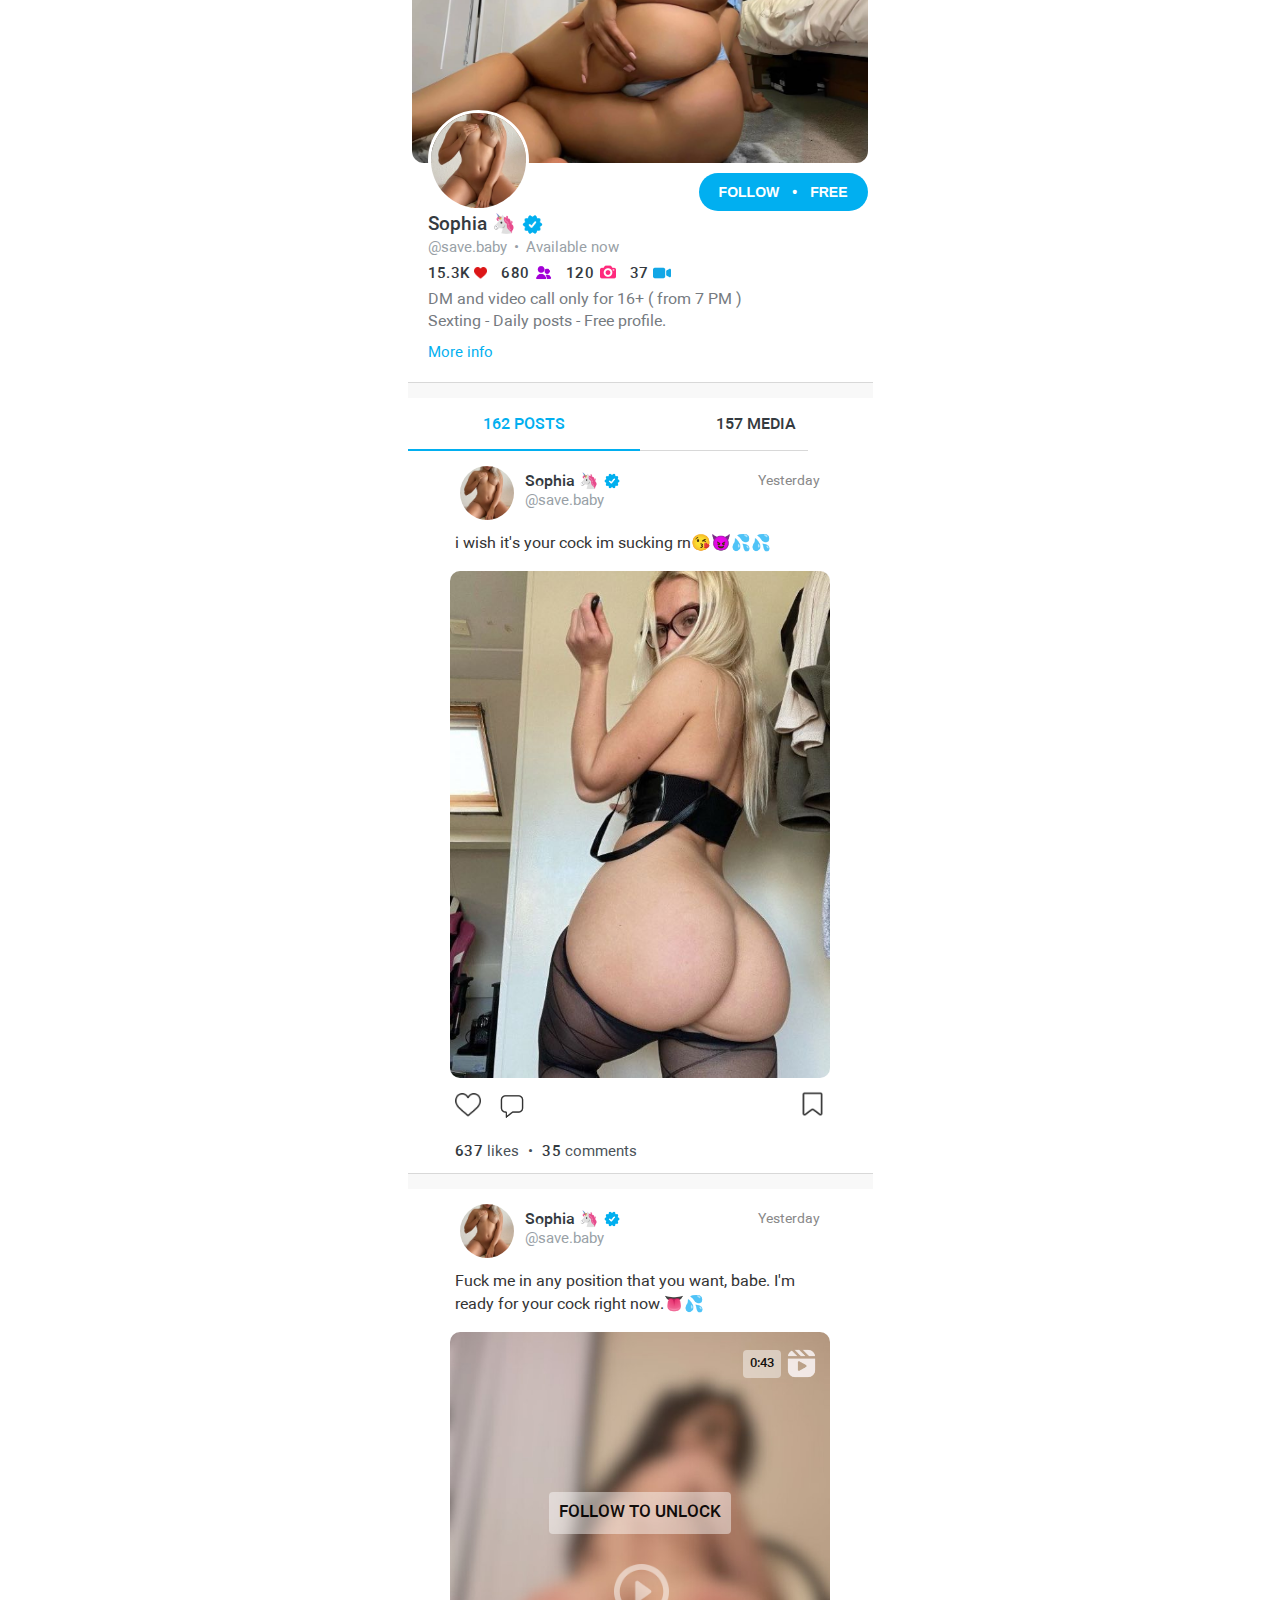
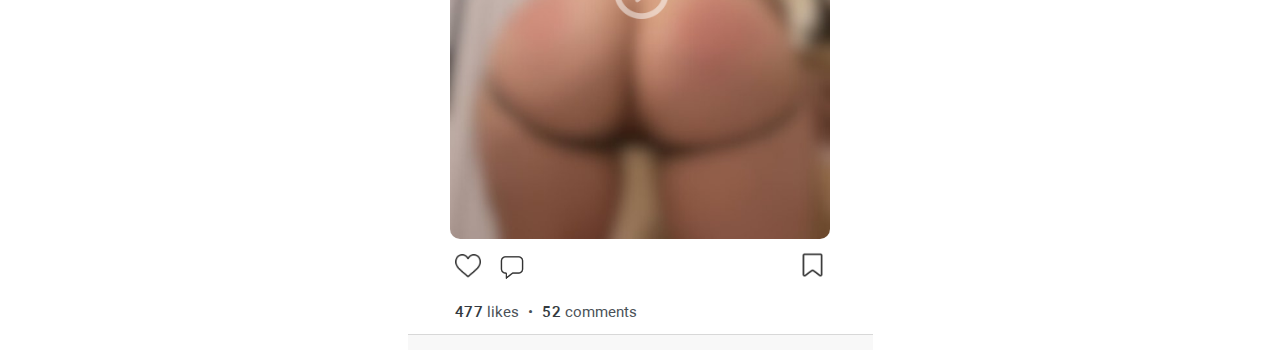
<file: land 2 2.html>
<!DOCTYPE html>
<html lang="en">

  <head>
    <meta charset="UTF-8">
    <meta name="viewport" content="width=device-width, initial-scale=1, maximum-scale=1, user-scalable=no, orientation=portrait">

<link rel="icon" type="image/png" sizes="16x16" href="/img/favicon-16x16.png">
<link rel="icon" type="image/png" sizes="32x32" href="/img/favicon-32x32.png">
<link rel="apple-touch-icon" sizes="180x180" href="/img/apple-touch-icon.png">
<link rel=icon type=image/png sizes=192x192 href="/img/android-chrome-192x192.png">

    <title>Sophia 🦄 OnlyFans </title>
  </head>

  <style>

.post-content {
  position: relative;
  display: inline-block;
  width: 100%;
}

.centered-pic {
 position: absolute;
  top:  2.6%;
  right: 3%;
  text-align:left;
  z-index: 3;
}

.centered-pic img{
width: 35px;
height: 35px;
z-index: 3;
transform: scaleY(-1);
opacity: 0.75;

}


 .centered-vid {
position: absolute;
  top: 2.6%;
  right: 3%;
  text-align:left;
z-index: 3;
}


.centered-button {
position: absolute;
  top: 50%;
  left: 50%;
 transform: translate(-50%, -50%);
  text-align:left;
width: 52px;
height: 52px;
z-index: 3;
}


.centered-button img {
width: 55px;
height: 55px;
opacity: 0.5;
}

.centered-vid img{
width: 35px;
height: 35px;
opacity: 0.8;
}

.time {
position: absolute; 
top: 1%; 
right: 49px;  
z-index: 999;
font-family: 'bold', Arial, sans-serif;
  color: black;
  font-size: 13px;
 white-space: nowrap; /* Предотвращает перенос текста на новую строку */
  text-transform: uppercase; /* Делает все буквы заглавными */
 /* Делает текст жирным */
  line-height: 1.3; /* Увеличивает расстояние между строками */
 background-color: rgba(255, 255, 255, 0.5); /* Полупрозрачный белый фон */
  padding: 5.42px 7px;
  border-radius: 4px; /* Делает углы фона закругленными */
  opacity: 0.9; /* Уменьшает прозрачность текста */
}

.tip {
position: absolute; 
top: 1%; 
right: 49px; 
z-index: 999;
font-family: 'bold', Arial, sans-serif;
  color: black;
  font-size: 13px;
 white-space: nowrap; /* Предотвращает перенос текста на новую строку */
  text-transform: uppercase; /* Делает все буквы заглавными */
 /* Делает текст жирным */
  line-height: 1.3; /* Увеличивает расстояние между строками */
 background-color: rgba(255, 255, 255, 0.5); /* Полупрозрачный белый фон */
  padding: 4.5px 7px;
  border-radius: 4px; /* Делает углы фона закругленными */
  opacity: 0.9; /* Уменьшает прозрачность текста */
}

.centered-text2 {
 font-family: 'bold', Arial, sans-serif;
position: absolute;
  top: 35%;
  left: 50%;
 transform: translate(-50%, -50%);
  text-align:left;
 z-index: 999;
  color: black;
  font-size: 17px;
 white-space: nowrap;
  text-transform: uppercase;
  line-height: 1.3;
 background-color: rgba(255, 255, 255, 0.5); 
 padding: 10px;
  border-radius: 4px;
  opacity: 0.9;
}

.centered-text {
 font-family: 'bold', Arial, sans-serif;
position: absolute;
  top: 50%;
  left: 50%;
 transform: translate(-50%, -50%);
  text-align:left;
 z-index: 2;
  color: black;
  font-size: 17px;
 white-space: nowrap;
  text-transform: uppercase;
  line-height: 1.3;
 background-color: rgba(255, 255, 255, 0.5);
  padding: 10px;
  border-radius: 4px;
  opacity: 0.9;
}



    @font-face {
      font-family: normal;
      src: url('img/normal.ttf');
    }
    
    @font-face {
      font-family: bold;
      src: url('img/bold.ttf');
    }
    
    @font-face {
      font-family: bold2;
      src: url('img/bold2.otf');
    }
    
    body {
      max-width: 465px;
      width: 100%;
      font-family: 'normal', Arial, sans-serif;
      background-color: white;
      margin: 0 auto;
    }
    
    .profile-header {
      position: relative;
      width: 100%;
      text-align: center;
    }
    
    .profile-header img {
      border-top-left-radius: 0px;
      border-top-right-radius: 0px;
      border-bottom-left-radius: 12px;
      border-bottom-right-radius: 12px;
      width: 98%;
      height: 163px;
      object-fit: cover;
      pointer-events: none;
    }
    
    .profile-avatar img {
      width: 95px;
      height: 95px;
      border-radius: 50%;
      position: absolute;
      top: 110px;
      left: 20px;
      border: 3px solid white;
      object-fit: cover;
      pointer-events: none;
    }
    
    .follow-btn {
      position: absolute;
      font-size: 14px;
      margin-top: 2px;
      text-align: center;
      right: 5px;
      padding: 12px 20px;
      border: none;
      border-radius: 25px;
      background: #01AFF0;
      line-height: 1;
      color: white;
      font-weight: bold;
      animation: pulse 1.5s infinite; /* Применение анимации pulse на протяжении 2 секунд, бесконечно */
    }

@keyframes pulse {
  0% {
    transform: scale(1);
  }
  50% {
    transform: scale(1.05);
  }
  100% {
    transform: scale(1);
  }
}

    
    .user-info {
      position: relative;
      top: 0;
      left: 0;
      margin: 0px;
      padding-left: 20px;
    }
    
    .username {
      font-family: 'bold', Arial, sans-serif;
      font-size: 19px;
      color: #343A40;
      margin-top: 40px;
    }
    
    .handle {
      font-family: 'normal', Arial, sans-serif;
      font-size: 15px;
      color: #989FA6;
      margin-top: -2px;
    }
    
    .username img {
      pointer-events: none;
      width: 23px;
      height: 23px;
      vertical-align: middle;
      margin-bottom: 2px;
      margin-left: 5px;
    }
    
    .username2 img {
      pointer-events: none;
      width: 18px;
      height: 18px;
      vertical-align: middle;
      margin-bottom: 2px;
      margin-left: 5px;
    }
    
    .post-stats {
      position: relative;
      pointer-events: none;
      margin-top: 4px;
    }
    
    .stat {
      font-size: 15px;
      font-family: 'bold', Arial, sans-serif;
      color: #343A40;
      margin-right: 10px;
      letter-spacing: 0.4px;
    }
    
    .post-stats .stat:nth-child(1) img {
      width: 13.5px;
      height: 13.5px;
      margin-bottom: 2px;
      vertical-align: middle;
    }
    
    .post-stats .stat:nth-child(2) img {
      width: 18px;
      height: 18px;
      margin-bottom: 4px;
      vertical-align: middle;
    }
    
    .post-stats .stat:nth-child(3) img {
      width: 16px;
      height: 16px;
      margin-bottom: 4px;
      margin-left: 1px;
      vertical-align: middle;
    }
    
    .post-stats .stat:nth-child(4) img {
      width: 18px;
      height: 18px;
      margin-left: 5px;
      margin-bottom: 3px;
      vertical-align: middle;
    }
    
    .main {
      font-family: 'normal', Arial, sans-serif;
      font-size: 15.5px;
      color: #757A80;
      text-align: left;
      width: 92%;
      margin-top: -13px;
    }
    
    .more {
      display: block;
      text-align: left;
      font-size: 14.5px;
      margin-top: -5px;
      font-family: 'normal', Arial, sans-serif;
      color: #01AFF0;
      text-decoration: none;
     margin-bottom: 18px;
    }
    
    .more-text {
      display: none;
      margin-top: -15px;
    }
    
    .single-grid .post {
      pointer-events: none;
      grid-column: span 3;
      width: 90%;
      margin: 0 auto;
      padding-bottom: 133.33%;
      margin-bottom: 30px;
      margin-top: 100px;
    }
    
    .single-grid .grid-container {
      grid-template-columns: repeat(1, 1fr);
    }
    
    .line1 {
     max-width: 400px;
      position: absolute;
      width: 100%;
      height: 1.2px;
      background: #D8D8D8;
      margin-top: -1.5px;
      z-index: 1;
    }
    
    .line3 {
      width: 100%;
      height: 15px;
      background: #F8F8F8;
     
     
    }
    
    .line2 {
      max-width: 500px;
      position: relative;
      width: 100%;
      height: 1px;
      background: #D8D8D8;
     
    }
    
    .container-wrapper {
     margin-top: 15px;
      display: flex;
      justify-content: space-between;
      width: 100%;
     
    }
    
    .container {
      width: calc(50% - 0px);
      border: 0px solid black;
      height: 38px;
      text-align: center;
      font-family: 'bold', Arial, sans-serif;
      color: #343A40;
      font-size: 16px;
      position: relative;
      box-sizing: border-box;
      cursor: pointer;
    }
    
    .container::after {
      content: '';
      position: absolute;
      bottom: 0px;
      left: 0;
      width: 0;
      border-bottom: 2px solid #01AFF0;
      opacity: 0;
      transition: opacity 1s;
      z-index: 2;
    }
    
    .container.clicked::after {
      width: 100%;
      opacity: 1;
    }
    
    .clicked {
      color: #01AFF0;
    }
    
    #btn:disabled:after {
      content: '';
      position: absolute;
      width: 100%;
      height: 100%;
      border-radius: 14px;
      left: 0;
      top: 0;
      background: linear-gradient(to right, transparent 50.0%, rgba(255, 255, 255, .15) 50.0%);
      background-size: 200% 100%;
      animation: loading 5s linear infinite;
    }
    
    @keyframes fadeIn {
      from {
        opacity: 0;
      }
      to {
        opacity: 1;
      }
    }
    #dialog img {

position: absolute;
      width: 19px;
      opacity: 0.5;
      height: 19px;
      border: none;
      margin-left: 110px;
       margin-top: -8.5px;
     
     



}
    #dialogContainer {
      display: none;
      position: fixed;
      top: 0;
      left: 0;
      padding-top: 300px;
      width: 100%;
      height: 100%;
      background: rgba(0, 0, 0, .79);
      justify-content: center;
      align-items: center;
      z-index: 999;
      opacity: 0;
      animation: fadeIn 0.5s ease-out forwards;
    }
    
    #dialog {
      margin: 0 auto;
      height: 120px;
      width: 235px;
      background: rgba(255, 255, 255, .96);
      padding: 15px 20px;
      text-align: center;
      border-radius: 12px;
      box-shadow: 0 4px 3px rgba(35, 35, 35, .7);
    }
    
    #closeBtn {
    font-size: 16px;
      text-align: center;
      padding: 10px 40px;
      border: none;
      border-radius: 25px;
      background: #01AFF0;
      line-height: 1;
      color: white;
      font-weight: bold;
      margin: 0 auto;
    }
    
    #dialog p {
      font-family: 'normal', Arial, sans-serif;
      font-size: 16px;
      color: #333;
      line-height: 1.6;
      margin-top: 20px;
    }
    
    #modalContainer {
      display: none;
      position: fixed;
      top: 0;
      left: 0;
      padding-top: 100px;
      width: 100%;
      height: 100%;
      background: rgba(0, 0, 0, .79);
      justify-content: center;
      align-items: center;
      z-index: 9999;
      opacity: 0;
      animation: fadeIn 0.5s ease-out forwards;
    }
    
    #modal {
      position: relative;
      margin: 0 auto;
      height: auto;
      width: 70%;
      max-width: 260px;
      background: rgba(255, 255, 255, .96);
      padding: 30px 20px;
      text-align: center;
      border-radius: 12px;
      box-shadow: 0 4px 3px rgba(35, 35, 35, .7);
    }
    
    #signup {
      font-size: 16px;
      text-align: center;
      padding: 12px 20px;
      border: none;
      border-radius: 25px;
      background: #01AFF0;
      line-height: 1;
      color: white;
      font-weight: bold;
      margin: 0 auto;
    }
    
    #modal p {
      font-family: 'normal', Arial, sans-serif;
      font-size: 16px;
      color: #333;
      line-height: 1.6;
      margin-bottom: 25px;
      margin-top: 10px;
    }


    
    #modal > img:nth-child(1) {
      position: absolute;
      width: 20px;
      opacity: 0.5;
      height: 20px;
      border: none;
      top: 8.5px;
      right: 10px;
    }
    
    #modal > img:nth-child(2) {
      width: 70%;
      height: auto;
      margin-top: 22px;
      margin-right: 55px;
    }
    
    .grid-container {
      position: relative;
      top: 0;
      left: 0;
      display: grid;
      grid-template-columns: repeat(3, 1fr);
      grid-gap: 2px;
      padding: 2px;
    }
    
    .post {
      pointer-events: none;
      position: relative;
      overflow: hidden;
      padding-bottom: 133.33%;
    }
    
    .post img {
      pointer-events: none;
      position: absolute;
      top: 0;
      left: 0;
      width: 100%;
      height: 100%;
      object-fit: cover;
    }
    
    .post-container {
      box-sizing: border-box;
      position: relative;
      width: 100%;
      max-width: 400px;
      margin: 0 auto;
      padding: 0 10px;
      overflow: hidden;
    }
    
    .post-container .top-left {
      position: relative;
      top: 15px;
      left: 10px;
    }
    
    .post-container .top-left img {
      pointer-events: none;
      width: 54px;
      height: 54px;
      border-radius: 50%;
    }
    
    .post-container .top-right {
      position: absolute;
      top: 20px;
      right: 20px;
      font-family: 'normal', Arial, sans-serif;
      font-size: 14px;
      color: #888;
    }
    
    .post-container .main-text {
      position: relative;
      font-family: 'normal', Arial, sans-serif;
      font-size: 16px;
      color: #333;
      margin-top: 20px;
      margin-bottom: 15px;
      margin-left: 5px;
    }
    
    .post-container .stat-text {
      font-size: 15px;
      color: #495057;
      position: relative;
      font-family: 'normal', Arial, sans-serif;
      margin-bottom: 10px;
      margin-left: 5px;
    }
    
    .post-container .center {
      position: relative;
      justify-content: center;
      align-items: center;
      margin-bottom: 10px;
      margin-top: 0;
      display: flex;
    }
    
    .post-container .center img {
      pointer-events: none;
      width: 100%;
      height: 100%;
      border-radius: 10px;
    }
    
    .post-container .bottom-left {
      position: relative;
      width: 99%;
      margin-left: 5px;
      margin-bottom: 15px;
    }
    
    .bottom-left img:nth-child(1) {
      pointer-events: none;
      margin-right: 10px;
      width: 26px;
      height: 26px;
      margin-bottom: -1px;
    }
    
    .bottom-left img:nth-child(2) {
      pointer-events: none;
      margin-right: 8px;
      width: 34px;
      height: 34px;
      margin-bottom: -3.5px;
    }
    
    .bottom-left img:nth-child(3) {
      pointer-events: none;
      opacity: 0.8;
      position: absolute;
      right: 5px;
      bottom: 8px;
      width: 27px;
      height: 27px;
      margin-top: 2px;
    }
    
    .username2 {
      font-family: 'bold', Arial, sans-serif;
      font-size: 15.5px;
      color: #343A40;
      position: absolute;
      top: 21px;
      left: 85px;
    }
    
    .media {
      margin-top: 2px;
    }
  </style>

  <body>

    <div class="profile-header"><img src="img/header.jpeg">
      <div class="profile-avatar"> <img src="img/avatar.webp"> </div>

      <button class="follow-btn" onclick="openModal()"> FOLLOW<span style="padding: 0 13px;">•</span>FREE </button>
    </div>
    </div>

    <div class="user-info">
      <div class="username"> Sophia 🦄<img src="img/verify.webp" alt="verify"></div>

      <div class="handle"> @save.baby<span style="margin: 0 7px;">•</span>Available now </div>

      <div class="post-stats">
        <span class="stat">15.3K <img src="img/likes.webp" alt="Icon1"></span>
        <span class="stat">680 <img src="img/followers.webp" alt="Icon2"></span>
        <span class="stat">120 <img src="img/photos.webp" alt="Icon3"></span>
        <span class="stat">37<img src="img/videos.webp" alt="Icon4"></span>
      </div>

      <div class="main">
        <p>  DM and video call only for 16+ ( from 7 PM )<br>Sexting - Daily posts - Free profile.
          <p class="more-text" style="display: none;"> <br> I'm in Atlanta now📍, hit me up on DMs here or on Instagram for personal meetups 🔞 🍌<br> <br>Just so you know, I'm really good at sucking dick 😍 and I love it when there's hot cum on my tongue 👅 💦
          </p> <a href="#" class="more">More info</a>
      </div>
    </div>

    <div class="line2"></div>
    <div class="line3"></div>

    <div class="container-wrapper">
      <div class="container clicked" onclick="toggleStyle(this)">
        162 POSTS
      </div>
      <div class="container" onclick="toggleStyle(this)">
        157 MEDIA
      </div>
    </div>
    <div class="line1"></div>

<div class="media">
        <div class="grid-container" id="imageGrid">
            <!-- Images will be inserted here by JavaScript -->
        </div>
    </div>


<script>
    const imageGrid = document.getElementById('imageGrid');
    const totalImages = 99;
    const imagesPerBatch = 3; // Укажите количество изображений для загрузки за раз
    let loadedImages = 0;

    // Создаем наблюдателя для lazy loading
    const observer = new IntersectionObserver((entries, observer) => {
        entries.forEach(entry => {
            if (entry.isIntersecting) {
                const imgElement = entry.target;
                imgElement.src = imgElement.dataset.src; // Загрузка изображения
                imgElement.removeAttribute('data-src'); // Удаляем атрибут data-src
                observer.unobserve(imgElement); // Перестаём наблюдать за элементом после загрузки

                // Загружаем дополнительные изображения
                loadMoreImages();
            }
        });
    }, { rootMargin: "100px 0px", threshold: 0.1 });

    function loadMoreImages() {
        const end = Math.min(loadedImages + imagesPerBatch, totalImages);
        for (let i = loadedImages + 1; i <= end; i++) {
            const imgDiv = document.createElement('div');
            imgDiv.className = 'post';

            const imgElement = document.createElement('img');
            imgElement.dataset.src = `img2/${i}.JPG`; // Используем data-src вместо src
            imgElement.alt = ``;
            imgElement.style = 'width: 100%; height: auto;'; // Стиль для корректного отображения

            imgDiv.appendChild(imgElement);
            imageGrid.appendChild(imgDiv);

            observer.observe(imgElement); // Начинаем наблюдение за изображением
        }
        loadedImages = end;
    }

    // Инициализируем начальную загрузку изображений
    loadMoreImages();
</script>

<!--<script>
    const imageGrid = document.getElementById('imageGrid');
    const totalImages = 99;

    // Создаем наблюдателя для lazy loading
    const observer = new IntersectionObserver((entries, observer) => {
        entries.forEach(entry => {
            if (entry.isIntersecting) {
                const imgElement = entry.target;
                imgElement.src = imgElement.dataset.src; // Загрузка изображения
                imgElement.removeAttribute('data-src'); // Удаляем атрибут data-src
                observer.unobserve(imgElement); // Перестаём наблюдать за элементом после загрузки
            }
        });
    }, { rootMargin: "100px 0px", threshold: 0.1 });

    for (let i = 1; i <= totalImages; i++) {
        const imgDiv = document.createElement('div');
        imgDiv.className = 'post';

        const imgElement = document.createElement('img');
        imgElement.dataset.src = `img2/${i}.JPG`; // Используем data-src вместо src
        imgElement.alt = ``;
        imgElement.style = 'width: 100%; height: auto;'; // Стиль для корректного отображения

        imgDiv.appendChild(imgElement);
        imageGrid.appendChild(imgDiv);

        observer.observe(imgElement); // Начинаем наблюдение за изображением
    }
</script>




<!--   <script>
        const imageGrid = document.getElementById('imageGrid');
        const totalImages = 104;

        for (let i = 1; i <= totalImages; i++) {
            const imgDiv = document.createElement('div');
            imgDiv.className = 'post';
            
            const imgElement = document.createElement('img');
            imgElement.src = `img2/${i}.JPG`;
            imgElement.alt = `Image ${i}`;
            
            imgDiv.appendChild(imgElement);
            imageGrid.appendChild(imgDiv);
        }
    </script>-->

     <div class="feed">

<div id="posts"></div>

<script>
        const postContainer = document.getElementById('posts');
        const totalPosts = 99;
        const today = new Date();
        const batchSize = 2; // Количество постов, загружаемых за один раз

        // Ваш список предложений
        const sentences = [
            "i wish it's your cock im sucking rn😘😈💦💦", 
"Fuck me in any position that you want, babe. I'm ready for your cock right now.👅💦", 
"i want you to touch me…everywhere! 👅💦", 
"I'm getting bored. lets have some fun, you down babe?😉💦", 
"do you wanna get tangled under the sheets and do some naughty deeds? 🤤👅", 
"Make me mоаn іn еxсіtеmеnt!💦😋", 
"get on your knees and do what ever you want with my pussy uhm..😜😘", 
"are you just going to keep me waiting? Come on beep me up!😈🤔", 
"Why don't you start getting naughty with me? 🔥", 
"can you take this off for me?🫦😉😉", 
"watch me get a bit playful this time, you naughty boy. 😉", 
"could you send me a DM and let me surprise you?🫦", 
"Lemme give you a wonderful day, here's a sneak peek of my plump ass😉😋", 
"hey, you might want to grab this tits. just saying. 😉", 
"sure, i could give you a little peek.", 
"wanna rub my ass and leave your hand print?😉😉", 
"grab this ass as tight as you can! 🥰", 
"can i bounce on that d all night? 🔥", 
"ill take it off for you, are you ready😈🤔", 
"come snuggle up with me 🥰 we're gonna be very busy tonight 😈", 
"i'll show you a naughty side that'll keep you begging for more.", 
"alone here.. missing you and your hard dick!😘", 
"out, but your cock is all i can think about😘", 
"got my eyes on your cock wherever😉", 
"your cock's all that's missing😘", 
"lookin' pretty while feelin' horny😉",
"let me make u feel like the king of my pussy😘", 
"let's make it extra hot😘", 
"what r ur dirty thoughts?😘", 
"i'm gonna rock ur cock 😘", 
"let's do this thing where u fuck me and i fuck u 😘", 
"play with my boobies ;)", 
"making ur cock hard with my curves😉", 
"my boobies, stealing hearts effortlessly.😉", 
"the world's a hornier place with me around.🥳", 
"my stare has the power to make ur cock hard😉", 
"just casually feeling myself in front of the mirror 🥰", 
"i think i need a help on something here, wanna offer a helping hand? 😊", 
"these cheeks are so soft you'd never want to let go", 
"i'm alone right now. are you thinking what i'm thinking?", 
"i can help you relax. wanna know how?", 
"i love teasing you with these booty---your favorite thing.", 
"what if i play a little bit to put you in the mood?", 
"what would you do if you're here next to me and i'm shaking these boobies for you? 😉", 
"what's the naughtiest thing you want to do to me?", 
"i'd be the perfect sexy playmate for you 😉", 
"are you prepared for this sexy body i have?", 
"are you just gonna stare? you better touch me already 😏", 
"i'm sure you want to slide that cock between these tits so badddd! 😏", 
"i know these tits will make you go crazy 😏", 
"wanna feel each other's warmth for tonight? 🔥", 
"my favorite part is when u beg for me to give it",
"i wish it's your cock im sucking rn😘😈💦💦", 
"Fuck me in any position that you want, babe. I'm ready for your cock right now.👅💦", 
"i want you to touch me…everywhere! 👅💦", 
"I'm getting bored. lets have some fun, you down babe?😉💦", 
"do you wanna get tangled under the sheets and do some naughty deeds? 🤤👅", 
"Make me mоаn іn еxсіtеmеnt!💦😋", 
"get on your knees and do what ever you want with my pussy uhm..😜😘", 
"are you just going to keep me waiting? Come on beep me up!😈🤔", 
"Why don't you start getting naughty with me? 🔥", 
"can you take this off for me?🫦😉😉", 
"watch me get a bit playful this time, you naughty boy. 😉", 
"could you send me a DM and let me surprise you?🫦", 
"Lemme give you a wonderful day, here's a sneak peek of my plump ass😉😋", 
"hey, you might want to grab this tits. just saying. 😉", 
"sure, i could give you a little peek.", 
"wanna rub my ass and leave your hand print?😉😉", 
"grab this ass as tight as you can! 🥰", 
"can i bounce on that d all night? 🔥", 
"ill take it off for you, are you ready😈🤔", 
"come snuggle up with me 🥰 we're gonna be very busy tonight 😈", 
"i'll show you a naughty side that'll keep you begging for more.", 
"alone here.. missing you and your hard dick!😘", 
"out, but your cock is all i can think about😘", 
"got my eyes on your cock wherever😉", 
"your cock's all that's missing😘", 
"lookin' pretty while feelin' horny😉",
"let me make u feel like the king of my pussy😘", 
"let's make it extra hot😘", 
"what r ur dirty thoughts?😘", 
"i'm gonna rock ur cock 😘", 
"let's do this thing where u fuck me and i fuck u 😘", 
"play with my boobies ;)", 
"making ur cock hard with my curves😉", 
"my boobies, stealing hearts effortlessly.😉", 
"the world's a hornier place with me around.🥳", 
"my stare has the power to make ur cock hard😉", 
"just casually feeling myself in front of the mirror 🥰", 
"i think i need a help on something here, wanna offer a helping hand? 😊", 
"these cheeks are so soft you'd never want to let go", 
"i'm alone right now. are you thinking what i'm thinking?", 
"i can help you relax. wanna know how?", 
"i love teasing you with these booty---your favorite thing.", 
"what if i play a little bit to put you in the mood?", 
"what would you do if you're here next to me and i'm shaking these boobies for you? 😉", 
"what's the naughtiest thing you want to do to me?", 
"i'd be the perfect sexy playmate for you 😉", 
"are you prepared for this sexy body i have?", 
"are you just gonna stare? you better touch me already 😏", 
"i'm sure you want to slide that cock between these tits so badddd! 😏", 
"i know these tits will make you go crazy 😏", 
"wanna feel each other's warmth for tonight? 🔥", 
"my favorite part is when u beg for me to give it"
        ];

        // Функция для генерации случайного числа в заданном диапазоне
        function getRandomNumber(min, max) {
            return Math.floor(Math.random() * (max - min + 1)) + min;
        }

        // Функция для генерации времени в формате m:ss
        function getRandomTime() {
            const minutes = '0';
            const seconds = getRandomNumber(22, 59).toString().padStart(2, '0');
            return `${minutes}:${seconds}`;
        }

        // Функция для получения даты в формате "MMM D"
        function formatDateToMMMDD(date) {
            const options = { month: 'short', day: 'numeric' };
            return date.toLocaleDateString('en-US', options);
        }

        let picCounter = 0;
        let nextVidAt = getRandomNumber(1, 4);

        // Переменные для рандомного изменения метки времени
        let postsWithSameLabel = getRandomNumber(1, 3);
        let currentDayGroup = 0;
        let postsInCurrentGroup = 0;
        let loadedPosts = 0;

        // Функция для генерации и добавления постов
        function loadPosts() {
            for (let i = 0; i < batchSize && loadedPosts < totalPosts; i++, loadedPosts++) {
                const time = getRandomTime();
                const likes = getRandomNumber(320, 721);
                const comments = getRandomNumber(16, 58);
                const imageIndex = (loadedPosts % 100) + 1; // Индекс изображения от 1 до 100

                // Определяем метку времени на основе текущей группы и количества постов в группе
                if (postsInCurrentGroup >= postsWithSameLabel) {
                    currentDayGroup++;
                    postsWithSameLabel = getRandomNumber(1, 3); // Генерируем новое число постов для следующей группы
                    postsInCurrentGroup = 0;
                }

                let timeLabel = '';
                if (currentDayGroup === 0) {
                    timeLabel = "Yesterday";
                } else if (currentDayGroup <= 5) {
                    timeLabel = `${currentDayGroup + 1} days ago`;
                } else {
                    const dateForPost = new Date(today);
                    dateForPost.setDate(today.getDate() - (currentDayGroup + 1));
                    timeLabel = formatDateToMMMDD(dateForPost);
                }

                postsInCurrentGroup++;

                // Выбор типа контента: video или picture
                let contentHTML = '';
                if (loadedPosts === 0) {
                    // Первый пост без centered-vid и centered-pic, только одно изображение
                    contentHTML = `
                        <div class="center" onclick="openDialog()">
                            <img class="lazy" data-src="img2/${imageIndex}.JPG" alt="Your Image">
                        </div>
                    `;
                } else if (loadedPosts === 1 || picCounter === nextVidAt) {
                    // Второй пост и видео посты
                    contentHTML = `
                        <div class="centered-vid"><img class="lazy" data-src="img/vid-ico.webp"> </div>
                        <p class="time">${time}</p> 
                        <div class="centered-button"> <img class="lazy" data-src="img/play.webp"> </div>
                        <div class="centered-text2"> FOLLOW TO UNLOCK </div>
                        <div class="center" onclick="openDialog()">
                            <img class="lazy" data-src="img2/${imageIndex}.JPG" alt="Your Image">
                        </div>
                    `;
                    picCounter = 0;
                    nextVidAt = getRandomNumber(1, 4);
                } else {
                    // Добавляем picture content
                    const totalPages = getRandomNumber(2, 13); // Генерируем число страниц от 3 до 15
                    contentHTML = `
                        <div class="centered-pic"><img class="lazy" data-src="img/photo-ico.png"> </div>
                        <p class="tip">1<span style="margin: 0 1px;">/</span>${totalPages}</p>
                        <div class="centered-text"> FOLLOW TO UNLOCK </div>
                        <div class="center" onclick="openDialog()">
                            <img class="lazy" data-src="img2/${imageIndex}.JPG" alt="Your Image">
                        </div>
                    `;
                    picCounter++;
                }

                const postHTML = `
                    <div class="post-container">
                        <div class="top-left">
                            <img class="lazy" data-src="img/avatar.webp" alt="Your Image">
                        </div>
                        <div class="username2" style="line-height: 1.2;">
                            Sophia 🦄<img class="lazy" data-src="img/verify.webp" alt="verify">
                            <br/> <span style="font-family: 'normal', Arial, sans-serif; font-size: 14.5px; color: #989FA6;">@save.baby</span>
                        </div>
                        <div class="top-right">
                            ${timeLabel}
                        </div>
                        <div class="main-text">
                            ${sentences[loadedPosts]}
                        </div>
                        <div class="post-content" onclick="openDialog()">
                            ${contentHTML}
                        </div>
                        <div class="bottom-left">
                            <img class="lazy" data-src="img/like.webp" alt="Your Image">
                            <img class="lazy" data-src="img/com.webp" alt="Your Image">
                            <img class="lazy" data-src="img/mark.webp" alt="Your Image">
                        </div>
                        <div class="stat-text">
                            <span style="font-size: 15px; font-family: 'bold', Arial, sans-serif; color: #343A40; letter-spacing: 0.4px;">${likes}</span> likes<span style="padding: 0 9px;">•</span><span style="font-size: 15px; font-family: 'bold', Arial, sans-serif; color: #343A40; letter-spacing: 0.4px;">${comments}</span> comments
                        </div>
                    </div>
                    <div class="line2"></div>
                    <div class="line3"></div>
                `;

                postContainer.innerHTML += postHTML;
            }

            // Инициализация lazy loading для новых изображений
            initLazyLoading();
        }

        // Функция инициализации lazy loading
        function initLazyLoading() {
            const lazyImages = document.querySelectorAll('img.lazy');
            const options = {
                root: null,
                rootMargin: '0px',
                threshold: 0.1
            };

            const observer = new IntersectionObserver((entries, observer) => {
                entries.forEach(entry => {
                    if (entry.isIntersecting) {
                        const img = entry.target;
                        img.src = img.dataset.src;
                        img.classList.remove('lazy');
                        observer.unobserve(img);
                    }
                });
            }, options);

            lazyImages.forEach(img => {
                observer.observe(img);
            });
        }

        // Обработчик события прокрутки для подгрузки новых постов
        window.addEventListener('scroll', () => {
            if (window.innerHeight + window.scrollY >= document.body.offsetHeight - 500) {
                loadPosts();
            }
        });

        // Начальная загрузка постов
        loadPosts();
    </script>



<!--<script>
    const postContainer = document.getElementById('posts');
    const totalPosts = 100;
    const today = new Date();
    const batchSize = 10; // Количество постов, загружаемых за один раз

    // Функция для генерации случайного числа в заданном диапазоне
    function getRandomNumber(min, max) {
        return Math.floor(Math.random() * (max - min + 1)) + min;
    }

    // Функция для генерации времени в формате m:ss
    function getRandomTime() {
        const minutes = '0';
        const seconds = getRandomNumber(22, 59).toString().padStart(2, '0');
        return `${minutes}:${seconds}`;
    }

    // Функция для получения даты в формате "MMM D"
    function formatDateToMMMDD(date) {
        const options = { month: 'short', day: 'numeric' };
        return date.toLocaleDateString('en-US', options);
    }

    let picCounter = 0;
    let nextVidAt = getRandomNumber(1, 4);

    // Переменные для рандомного изменения метки времени
    let postsWithSameLabel = getRandomNumber(1, 3);
    let currentDayGroup = 0;
    let postsInCurrentGroup = 0;
    let loadedPosts = 0;

    // Функция для генерации и добавления постов
    function loadPosts() {
        for (let i = 0; i < batchSize && loadedPosts < totalPosts; i++, loadedPosts++) {
            const time = getRandomTime();
            const likes = getRandomNumber(320, 721);
            const comments = getRandomNumber(16, 58);
            const imageIndex = (loadedPosts % 100) + 1; // Индекс изображения от 1 до 100

            // Определяем метку времени на основе текущей группы и количества постов в группе
            if (postsInCurrentGroup >= postsWithSameLabel) {
                currentDayGroup++;
                postsWithSameLabel = getRandomNumber(1, 3); // Генерируем новое число постов для следующей группы
                postsInCurrentGroup = 0;
            }

            let timeLabel = '';
            if (currentDayGroup === 0) {
                timeLabel = "Yesterday";
            } else if (currentDayGroup <= 5) {
                timeLabel = `${currentDayGroup + 1} days ago`;
            } else {
                const dateForPost = new Date(today);
                dateForPost.setDate(today.getDate() - (currentDayGroup + 1));
                timeLabel = formatDateToMMMDD(dateForPost);
            }

            postsInCurrentGroup++;

            // Выбор типа контента: video или picture
            let contentHTML = '';
            if (loadedPosts === 0) {
                // Первый пост без centered-vid и centered-pic, только одно изображение
                contentHTML = `
                    <div class="center" onclick="openDialog()">
                        <img class="lazy" data-src="img2/${imageIndex}.JPG" alt="Your Image">
                    </div>
                `;
            } else if (loadedPosts === 1 || picCounter === nextVidAt) {
                // Второй пост и видео посты
                contentHTML = `
                    <div class="centered-vid"><img class="lazy" data-src="img/vid-ico.webp"> </div>
                    <p class="time">${time}</p> 
                    <div class="centered-button"> <img class="lazy" data-src="img/play.webp"> </div>
                    <div class="centered-text2"> FOLLOW TO UNLOCK </div>
                    <div class="center" onclick="openDialog()">
                        <img class="lazy" data-src="img2/${imageIndex}.JPG" alt="Your Image">
                    </div>
                `;
                picCounter = 0;
                nextVidAt = getRandomNumber(1, 4);
            } else {
                // Добавляем picture content
                const totalPages = getRandomNumber(2, 13); // Генерируем число страниц от 3 до 15
                contentHTML = `
                    <div class="centered-pic"><img class="lazy" data-src="img/photo-ico.png"> </div>
                    <p class="tip">1<span style="margin: 0 1px;">/</span>${totalPages}</p>
                    <div class="centered-text"> FOLLOW TO UNLOCK </div>
                    <div class="center" onclick="openDialog()">
                        <img class="lazy" data-src="img2/${imageIndex}.JPG" alt="Your Image">
                    </div>
                `;
                picCounter++;
            }

            const postHTML = `
                <div class="post-container">
                    <div class="top-left">
                        <img class="lazy" data-src="img/avatar.webp" alt="Your Image">
                    </div>
                    <div class="username2" style="line-height: 1.2;">
                        Sophia 🦄<img class="lazy" data-src="img/verify.webp" alt="verify">
                        <br/> <span style="font-family: 'normal', Arial, sans-serif; font-size: 14.5px; color: #989FA6;">@save.baby</span>
                    </div>
                    <div class="top-right">
                        ${timeLabel}
                    </div>
                    <div class="main-text">
                        text${loadedPosts + 1}
                    </div>
                    <div class="post-content" onclick="openDialog()">
                        ${contentHTML}
                    </div>
                    <div class="bottom-left">
                        <img class="lazy" data-src="img/like.webp" alt="Your Image">
                        <img class="lazy" data-src="img/com.webp" alt="Your Image">
                        <img class="lazy" data-src="img/mark.webp" alt="Your Image">
                    </div>
                    <div class="stat-text">
                        <span style="font-size: 15px; font-family: 'bold', Arial, sans-serif; color: #343A40; letter-spacing: 0.4px;">${likes}</span> likes<span style="padding: 0 9px;">•</span><span style="font-size: 15px; font-family: 'bold', Arial, sans-serif; color: #343A40; letter-spacing: 0.4px;">${comments}</span> comments
                    </div>
                </div>
                <div class="line2"></div>
                <div class="line3"></div>
            `;

            postContainer.innerHTML += postHTML;
        }

        // Инициализация lazy loading для новых изображений
        initLazyLoading();
    }

    // Функция инициализации lazy loading
    function initLazyLoading() {
        const lazyImages = document.querySelectorAll('img.lazy');
        const options = {
            root: null,
            rootMargin: '0px',
            threshold: 0.1
        };

        const observer = new IntersectionObserver((entries, observer) => {
            entries.forEach(entry => {
                if (entry.isIntersecting) {
                    const img = entry.target;
                    img.src = img.dataset.src;
                    img.classList.remove('lazy');
                    observer.unobserve(img);
                }
            });
        }, options);

        lazyImages.forEach(img => {
            observer.observe(img);
        });
    }

    // Обработчик события прокрутки для подгрузки новых постов
    window.addEventListener('scroll', () => {
        if (window.innerHeight + window.scrollY >= document.body.offsetHeight - 500) {
            loadPosts();
        }
    });

    // Начальная загрузка постов
    loadPosts();

</script>


<!--<script>
    const postContainer = document.getElementById('posts');
    const totalPosts = 100;
    const today = new Date();

    // Функция для генерации случайного числа в заданном диапазоне
    function getRandomNumber(min, max) {
        return Math.floor(Math.random() * (max - min + 1)) + min;
    }

    // Функция для генерации времени в формате m:ss
    function getRandomTime() {
        const minutes = '0';
        const seconds = getRandomNumber(22, 59).toString().padStart(2, '0');
        return `${minutes}:${seconds}`;
    }

    // Функция для получения даты в формате "MMM D"
    function formatDateToMMMDD(date) {
        const options = { month: 'short', day: 'numeric' };
        return date.toLocaleDateString('en-US', options);
    }

    let picCounter = 0;
    let nextVidAt = getRandomNumber(1, 4);

    // Переменные для рандомного изменения метки времени
    let postsWithSameLabel = getRandomNumber(1, 3);
    let currentDayGroup = 0;
    let postsInCurrentGroup = 0;

    for (let i = 0; i < totalPosts; i++) {
        const time = getRandomTime();
        const likes = getRandomNumber(320, 721);
        const comments = getRandomNumber(16, 58);
        const imageIndex = (i % 100) + 1; // Индекс изображения от 1 до 100

        // Определяем метку времени на основе текущей группы и количества постов в группе
        if (postsInCurrentGroup >= postsWithSameLabel) {
            currentDayGroup++;
            postsWithSameLabel = getRandomNumber(1, 3); // Генерируем новое число постов для следующей группы
            postsInCurrentGroup = 0;
        }

        let timeLabel = '';
        if (currentDayGroup === 0) {
            timeLabel = "Yesterday";
        } else if (currentDayGroup <= 5) {
            timeLabel = `${currentDayGroup + 1} days ago`;
        } else {
            const dateForPost = new Date(today);
            dateForPost.setDate(today.getDate() - (currentDayGroup + 1));
            timeLabel = formatDateToMMMDD(dateForPost);
        }

        postsInCurrentGroup++;

        // Выбор типа контента: video или picture
        let contentHTML = '';
        if (i === 0) {
            // Первый пост без centered-vid и centered-pic, только одно изображение
            contentHTML = `
                <div class="center" onclick="openDialog()">
                    <img src="img2/${imageIndex}.JPG" alt="Your Image">
                </div>
            `;
        } else if (i === 1 || picCounter === nextVidAt) {
            // Второй пост и видео посты
            contentHTML = `
                <div class="centered-vid"><img src="img/vid-ico.webp"> </div>
                <p class="time">${time}</p> 
                <div class="centered-button"> <img src="img/play.webp"> </div>
                <div class="centered-text2"> FOLLOW TO UNLOCK </div>
                <div class="center" onclick="openDialog()">
                    <img src="img2/${imageIndex}.JPG" alt="Your Image">
                </div>
            `;
            picCounter = 0;
            nextVidAt = getRandomNumber(1, 4);
        } else {
            // Добавляем picture content
            const totalPages = getRandomNumber(2, 13); // Генерируем число страниц от 3 до 15
            contentHTML = `
                <div class="centered-pic"><img src="img/photo-ico.png"> </div>
                <p class="tip">1<span style="margin: 0 1px;">/</span>${totalPages}</p>
                <div class="centered-text"> FOLLOW TO UNLOCK </div>
                <div class="center" onclick="openDialog()">
                    <img src="img2/${imageIndex}.JPG" alt="Your Image">
                </div>
            `;
            picCounter++;
        }

        const postHTML = `
            <div class="post-container">
                <div class="top-left">
                    <img src="img/avatar.webp" alt="Your Image">
                </div>
                <div class="username2" style="line-height: 1.2;">
                    Sophia 🦄<img src="img/verify.webp" alt="verify">
                    <br/> <span style="font-family: 'normal', Arial, sans-serif; font-size: 14.5px; color: #989FA6;">@save.baby</span>
                </div>
                <div class="top-right">
                    ${timeLabel}
                </div>
                <div class="main-text">
                    text${i + 1}
                </div>
                <div class="post-content" onclick="openDialog()">
                    ${contentHTML}
                </div>
                <div class="bottom-left">
                    <img src="img/like.webp" alt="Your Image">
                    <img src="img/com.webp" alt="Your Image">
                    <img src="img/mark.webp" alt="Your Image">
                </div>
                <div class="stat-text">
                    <span style="font-size: 15px; font-family: 'bold', Arial, sans-serif; color: #343A40; letter-spacing: 0.4px;">${likes}</span> likes<span style="padding: 0 9px;">•</span><span style="font-size: 15px; font-family: 'bold', Arial, sans-serif; color: #343A40; letter-spacing: 0.4px;">${comments}</span> comments
                </div>
            </div>
            <div class="line2"></div>
            <div class="line3"></div>
        `;

        postContainer.innerHTML += postHTML;
    }
</script>


<!--<script>
    const postContainer = document.getElementById('posts');
    const totalPosts = 100;
    const today = new Date();

    // Функция для генерации случайного числа в заданном диапазоне
    function getRandomNumber(min, max) {
        return Math.floor(Math.random() * (max - min + 1)) + min;
    }

    // Функция для генерации времени в формате m:ss
    function getRandomTime() {
        const minutes = '0';
        const seconds = getRandomNumber(22, 59).toString().padStart(2, '0');
        return `${minutes}:${seconds}`;
    }

    // Функция для получения даты в формате "MMM D"
    function formatDateToMMMDD(date) {
        const options = { month: 'short', day: 'numeric' };
        return date.toLocaleDateString('en-US', options);
    }

    let picCounter = 0;
    let nextVidAt = getRandomNumber(1, 4);

    // Переменные для рандомного изменения метки времени
    let postsWithSameLabel = getRandomNumber(1, 3);
    let currentDayGroup = 0;
    let postsInCurrentGroup = 0;

    for (let i = 0; i < totalPosts; i++) {
        const time = getRandomTime();
        const likes = getRandomNumber(320, 721);
        const comments = getRandomNumber(16, 58);
        const imageIndex = (i % 100) + 1; // Индекс изображения от 1 до 100

        // Определяем метку времени на основе текущей группы и количества постов в группе
        if (postsInCurrentGroup >= postsWithSameLabel) {
            currentDayGroup++;
            postsWithSameLabel = getRandomNumber(1, 3); // Генерируем новое число постов для следующей группы
            postsInCurrentGroup = 0;
        }

        let timeLabel = '';
        if (currentDayGroup === 0) {
            timeLabel = "Yesterday";
        } else if (currentDayGroup <= 5) {
            timeLabel = `${currentDayGroup + 1} days ago`;
        } else {
            const dateForPost = new Date(today);
            dateForPost.setDate(today.getDate() - (currentDayGroup + 1));
            timeLabel = formatDateToMMMDD(dateForPost);
        }

        postsInCurrentGroup++;

        // Выбор типа контента: video или picture
        let contentHTML = '';
        if (i === 0) {
            // Первый пост без centered-vid и centered-pic, только одно изображение
            contentHTML = `
                <div class="center" onclick="openDialog()">
                    <img src="img2/${imageIndex}.JPG" alt="Your Image">
                </div>
            `;
        } else if (i === 1 || picCounter === nextVidAt) {
            // Второй пост и видео посты
            contentHTML = `
                <div class="centered-vid"><img src="img/vid-ico.webp"> </div>
                <p class="time">${time}</p> 
                <div class="centered-button"> <img src="img/play.webp"> </div>
                <div class="centered-text2"> FOLLOW TO UNLOCK </div>
                <div class="center" onclick="openDialog()">
                    <img src="img2/${imageIndex}.JPG" alt="Your Image">
                </div>
            `;
            picCounter = 0;
            nextVidAt = getRandomNumber(1, 4);
        } else {
            // Добавляем picture content
            const totalPages = getRandomNumber(2, 13); // Генерируем число страниц от 3 до 15
            contentHTML = `
                <div class="centered-pic"><img src="img/photo-ico.png"> </div>
                <p class="tip">1<span style="margin: 0 1px;">/</span>${totalPages}</p>
                <div class="centered-text"> FOLLOW TO UNLOCK </div>
                <div class="center" onclick="openDialog()">
                    <img src="img2/${imageIndex}.JPG" alt="Your Image">
                </div>
            `;
            picCounter++;
        }

        const postHTML = `
            <div class="post-container">
                <div class="top-left">
                    <img src="img/avatar.webp" alt="Your Image">
                </div>
                <div class="username2" style="line-height: 1.2;">
                    Sophia 🦄<img src="img/verify.webp" alt="verify">
                    <br/> <span style="font-family: 'normal', Arial, sans-serif; font-size: 14.5px; color: #989FA6;">@save.baby</span>
                </div>
                <div class="top-right">
                    ${timeLabel}
                </div>
                <div class="main-text">
                    text${i + 1}
                </div>
                <div class="post-content" onclick="openDialog()">
                    ${contentHTML}
                </div>
                <div class="bottom-left">
                    <img src="img/like.webp" alt="Your Image">
                    <img src="img/com.webp" alt="Your Image">
                    <img src="img/mark.webp" alt="Your Image">
                </div>
                <div class="stat-text">
                    <span style="font-size: 15px; font-family: 'bold', Arial, sans-serif; color: #343A40; letter-spacing: 0.4px;">${likes}</span> likes<span style="padding: 0 9px;">•</span><span style="font-size: 15px; font-family: 'bold', Arial, sans-serif; color: #343A40; letter-spacing: 0.4px;">${comments}</span> comments
                </div>
            </div>
            <div class="line2"></div>
            <div class="line3"></div>
        `;

        postContainer.innerHTML += postHTML;
    }
</script>



 <!--  <script>

        const postContainer = document.getElementById('posts');
        const totalPosts = 100;
        const today = new Date();

        // Функция для генерации случайного числа в заданном диапазоне
        function getRandomNumber(min, max) {
            return Math.floor(Math.random() * (max - min + 1)) + min;
        }

        // Функция для генерации времени в формате m:ss
        function getRandomTime() {
            const minutes = '0';
            const seconds = getRandomNumber(22, 59).toString().padStart(2, '0');
            return `${minutes}:${seconds}`;
        }

        // Функция для получения даты в формате "MMM D"
        function formatDateToMMMDD(date) {
            const options = { month: 'short', day: 'numeric' };
            return date.toLocaleDateString('en-US', options);
        }

        let picCounter = 0;
        let nextVidAt = getRandomNumber(1, 4);

        // Переменные для рандомного изменения метки времени
        let postsWithSameLabel = getRandomNumber(1, 3);
        let currentDayGroup = 0;
        let postsInCurrentGroup = 0;

        for (let i = 0; i < totalPosts; i++) {
            const time = getRandomTime();
            const likes = getRandomNumber(320, 721);
            const comments = getRandomNumber(16, 58);
            const imageIndex = (i % 100) + 1; // Индекс изображения от 1 до 100

            // Определяем метку времени на основе текущей группы и количества постов в группе
            if (postsInCurrentGroup >= postsWithSameLabel) {
                currentDayGroup++;
                postsWithSameLabel = getRandomNumber(1, 3); // Генерируем новое число постов для следующей группы
                postsInCurrentGroup = 0;
            }

            let timeLabel = '';
            if (currentDayGroup === 0) {
                timeLabel = "Yesterday";
            } else if (currentDayGroup <= 5) {
                timeLabel = `${currentDayGroup + 1} days ago`;
            } else {
                const dateForPost = new Date(today);
                dateForPost.setDate(today.getDate() - (currentDayGroup + 1));
                timeLabel = formatDateToMMMDD(dateForPost);
            }

            postsInCurrentGroup++;

            // Выбор типа контента: video или picture
            let contentHTML = '';
            if (picCounter === nextVidAt || i === 0) {
                // Добавляем video content
                contentHTML = `
                    <div class="centered-vid"><img src="img/vid-ico.webp"> </div>
                    <p class="time">${time}</p> 
                    <div class="centered-button"> <img src="img/play.webp"> </div>
                    <div class="centered-text2"> FOLLOW TO UNLOCK </div>
                `;
                picCounter = 0;
                nextVidAt = getRandomNumber(1, 4);
            } else {
                // Добавляем picture content
                const totalPages = getRandomNumber(2, 13); // Генерируем число страниц от 3 до 15
                contentHTML = `
                    <div class="centered-pic"><img src="img/photo-ico.png"> </div>
                    <p class="tip">1<span style="margin: 0 1px;">/</span>${totalPages}</p>
                    <div class="centered-text"> FOLLOW TO UNLOCK </div>
                `;
                picCounter++;
            }

            const postHTML = `
                <div class="post-container">
                    <div class="top-left">
                        <img src="img/avatar.webp" alt="Your Image">
                    </div>
                    <div class="username2" style="line-height: 1.2;">
                        Sophia 🦄<img src="img/verify.webp" alt="verify">
                        <br/> <span style="font-family: 'normal', Arial, sans-serif; font-size: 14.5px; color: #989FA6;">@save.baby</span>
                    </div>
                    <div class="top-right">
                        ${timeLabel}
                    </div>
                    <div class="main-text">
                        text${i + 1}
                    </div>
                    <div class="post-content" onclick="openDialog()">
                        ${contentHTML}
                        <div class="center" onclick="openDialog()">
                            <img src="img2/${imageIndex}.JPG" alt="Your Image">
                        </div>
                    </div>
                    <div class="bottom-left">
                        <img src="img/like.webp" alt="Your Image">
                        <img src="img/com.webp" alt="Your Image">
                        <img src="img/mark.webp" alt="Your Image">
                    </div>
                    <div class="stat-text">
                        <span style="font-size: 15px; font-family: 'bold', Arial, sans-serif; color: #343A40; letter-spacing: 0.4px;">${likes}</span> likes<span style="padding: 0 9px;">•</span><span style="font-size: 15px; font-family: 'bold', Arial, sans-serif; color: #343A40; letter-spacing: 0.4px;">${comments}</span> comments
                    </div>
                </div>
                <div class="line2"></div>
                <div class="line3"></div>
            `;

            postContainer.innerHTML += postHTML;
        }
    </script>-->
       
    </div>

    <div id="modalContainer">
      <div id="modal">
        <img src="img/cross.webp" alt="Close" id="closeButton" onclick="closeModal()">
                <p>You need to create a profile to track both paid and free subscriptions and much more.
          <p style="margin-top: -10px">Head to our new dating website
            <br/>to get started 🎉</p>
          <button id="signup" onclick="openLoader()">SIGN UP</button>
      </div>
    </div>

    <div id="dialogContainer">
      <div id="dialog">
 <img src="img/cross.webp" alt="Close" id="closeButton" onclick="closeDialog()">
        <p> Please free follow: @save.baby
          <br/>to view all content on this profile!</p>
        <button id="closeBtn" onclick="closeDialog()">OK</button>
      </div>
    </div>

    <script>
      function openDialog() {
document.getElementById("dialogContainer").style.display = "block";
        window.scrollTo({
          top: 0,
          behavior: "smooth"
        });
      }

document.addEventListener('DOMContentLoaded', function() {
    var mediaDiv = document.querySelector('.media');
    var feedDiv = document.querySelector('.feed');

    var clickedContainer = document.querySelector('.container.clicked');

    if (clickedContainer.textContent.includes('MEDIA')) {
        mediaDiv.style.display = 'block';
        feedDiv.style.display = 'none';
    } else if (clickedContainer.textContent.includes('POSTS')) {
        feedDiv.style.display = 'block';
        mediaDiv.style.display = 'none';
    }
});

function toggleStyle(clickedElement) {
    var containers = document.querySelectorAll('.container');
    containers.forEach(function(container) {
        if(container !== clickedElement) {
            container.classList.remove('clicked');
        }
    });
    clickedElement.classList.toggle('clicked');

    var mediaDiv = document.querySelector('.media');
    var feedDiv = document.querySelector('.feed');

    if (clickedElement.textContent.includes('MEDIA')) {
        mediaDiv.style.display = 'block';
        feedDiv.style.display = 'none';
    } else if (clickedElement.textContent.includes('POSTS')) {
        feedDiv.style.display = 'block';
        mediaDiv.style.display = 'none'; 
    }
}

document.addEventListener('DOMContentLoaded', function() {
    var readMoreBtn = document.querySelector('.more');
    var moreText = document.querySelector('.more-text');

    readMoreBtn.addEventListener('click', function(e) {
        e.preventDefault();
        if (moreText.style.display === 'none') {
            moreText.style.display = 'block';
            readMoreBtn.textContent = 'Collapse info';
        } else {
            moreText.style.display = 'none';
            readMoreBtn.textContent = 'More info';
        }
    });
});

document.addEventListener('scroll', function() {
    var scrollPosition = window.scrollY;
    var windowHeight = window.innerHeight;
    var fullHeight = document.body.scrollHeight;

    if (scrollPosition + windowHeight >= fullHeight) {
        var dialogContainer = document.getElementById('dialogContainer');
        dialogContainer.style.display = 'block';
        scrollToTop();
    }
});

function closeDialog() {
    var dialogContainer = document.getElementById('dialogContainer');
    dialogContainer.style.display = 'none';
}


    function openLoader() {
        window.location.href = 'loader.html';
    }

    function closeModal() {
        var modalContainer = document.getElementById('modalContainer');
        modalContainer.style.display = 'none';
    }

function scrollToTop() {
    window.scrollTo({
        top: 0,
        behavior: 'smooth'
    });
}

function openModal() {
    document.getElementById("modalContainer").style.display = "block";
}

function closeModal() {
    document.getElementById("modalContainer").style.display = "none";
}

 let touchstartX = 0;
    let touchendX = 0;
    const container = document.getElementById('swipeContainer');

    container.addEventListener('touchstart', function(event) {
      touchstartX = event.changedTouches[0].screenX;
    }, false);

    container.addEventListener('touchend', function(event) {
      touchendX = event.changedTouches[0].screenX;
      handleGesture();
    }, false);

    function handleGesture() {
      if (touchendX < touchstartX) {
        window.location.href = "land.html";
      }
    }

    </script>

  </body>

</html>
</file>
